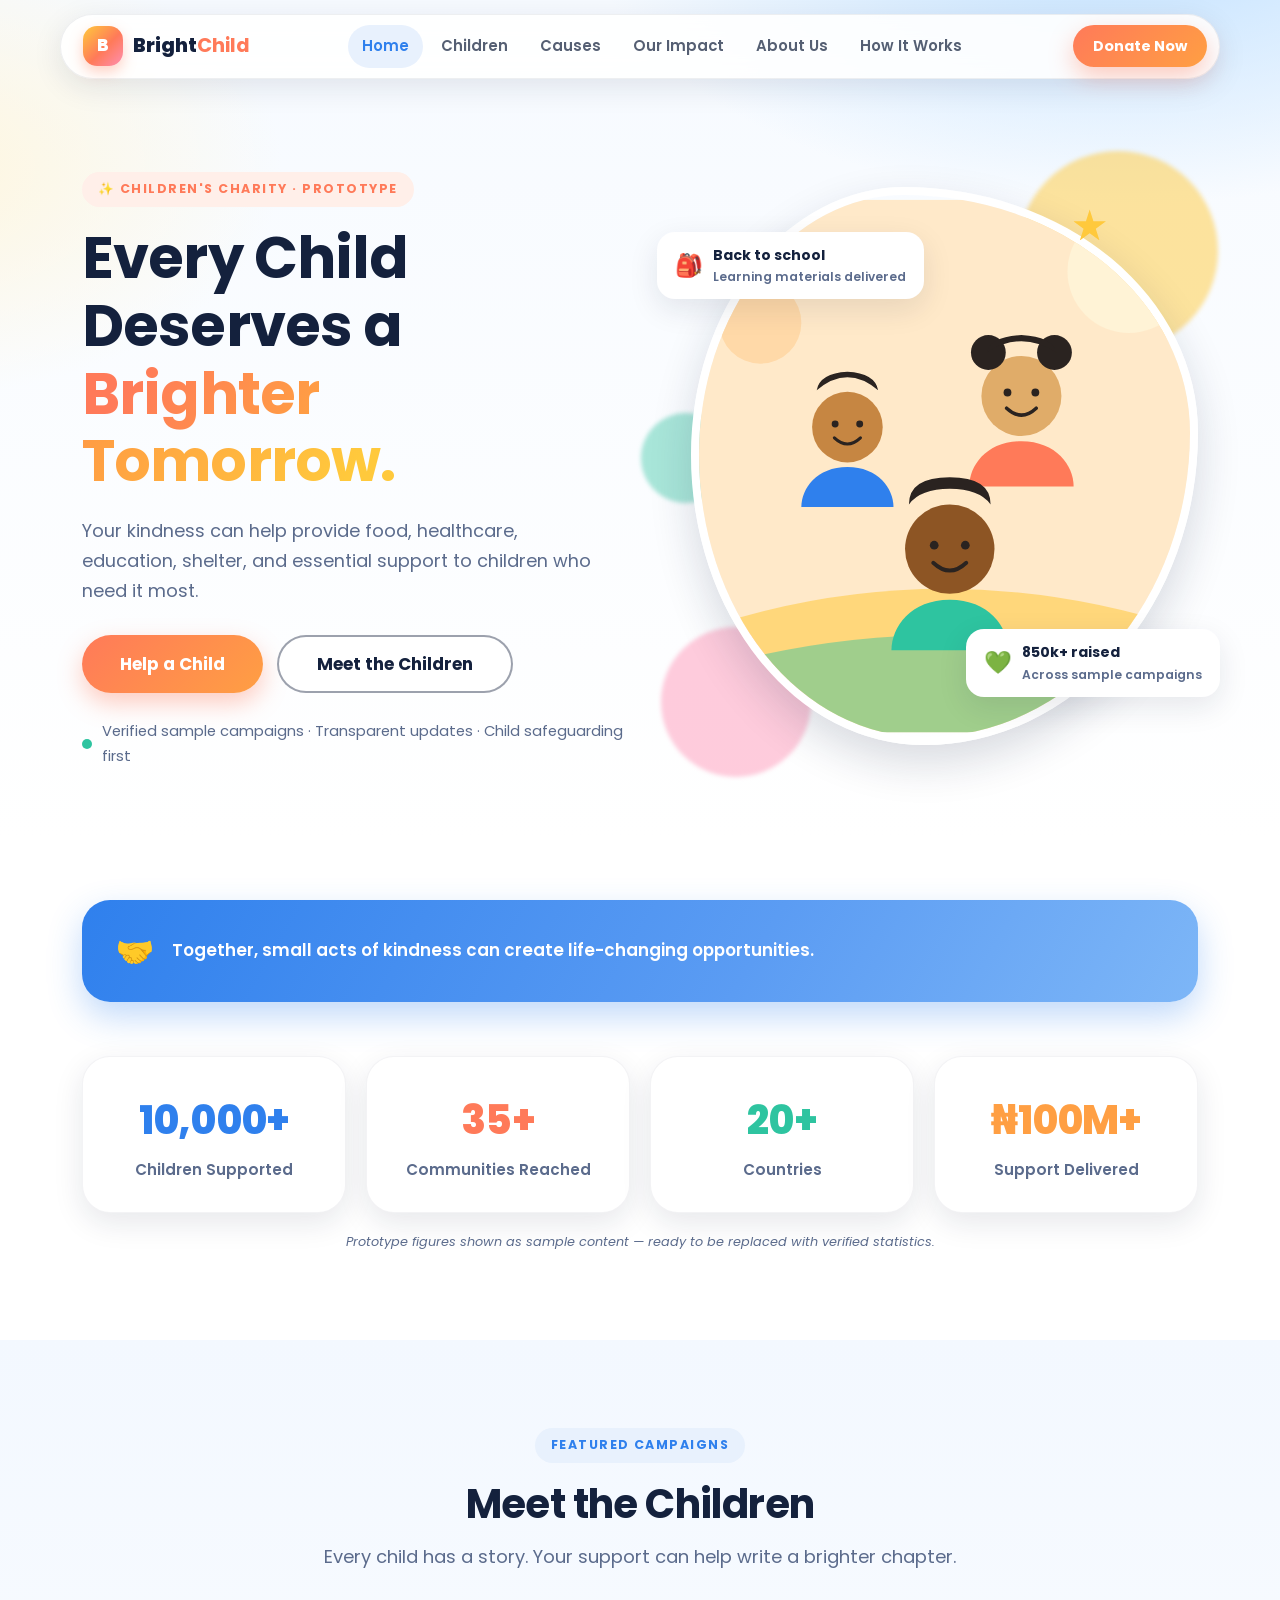
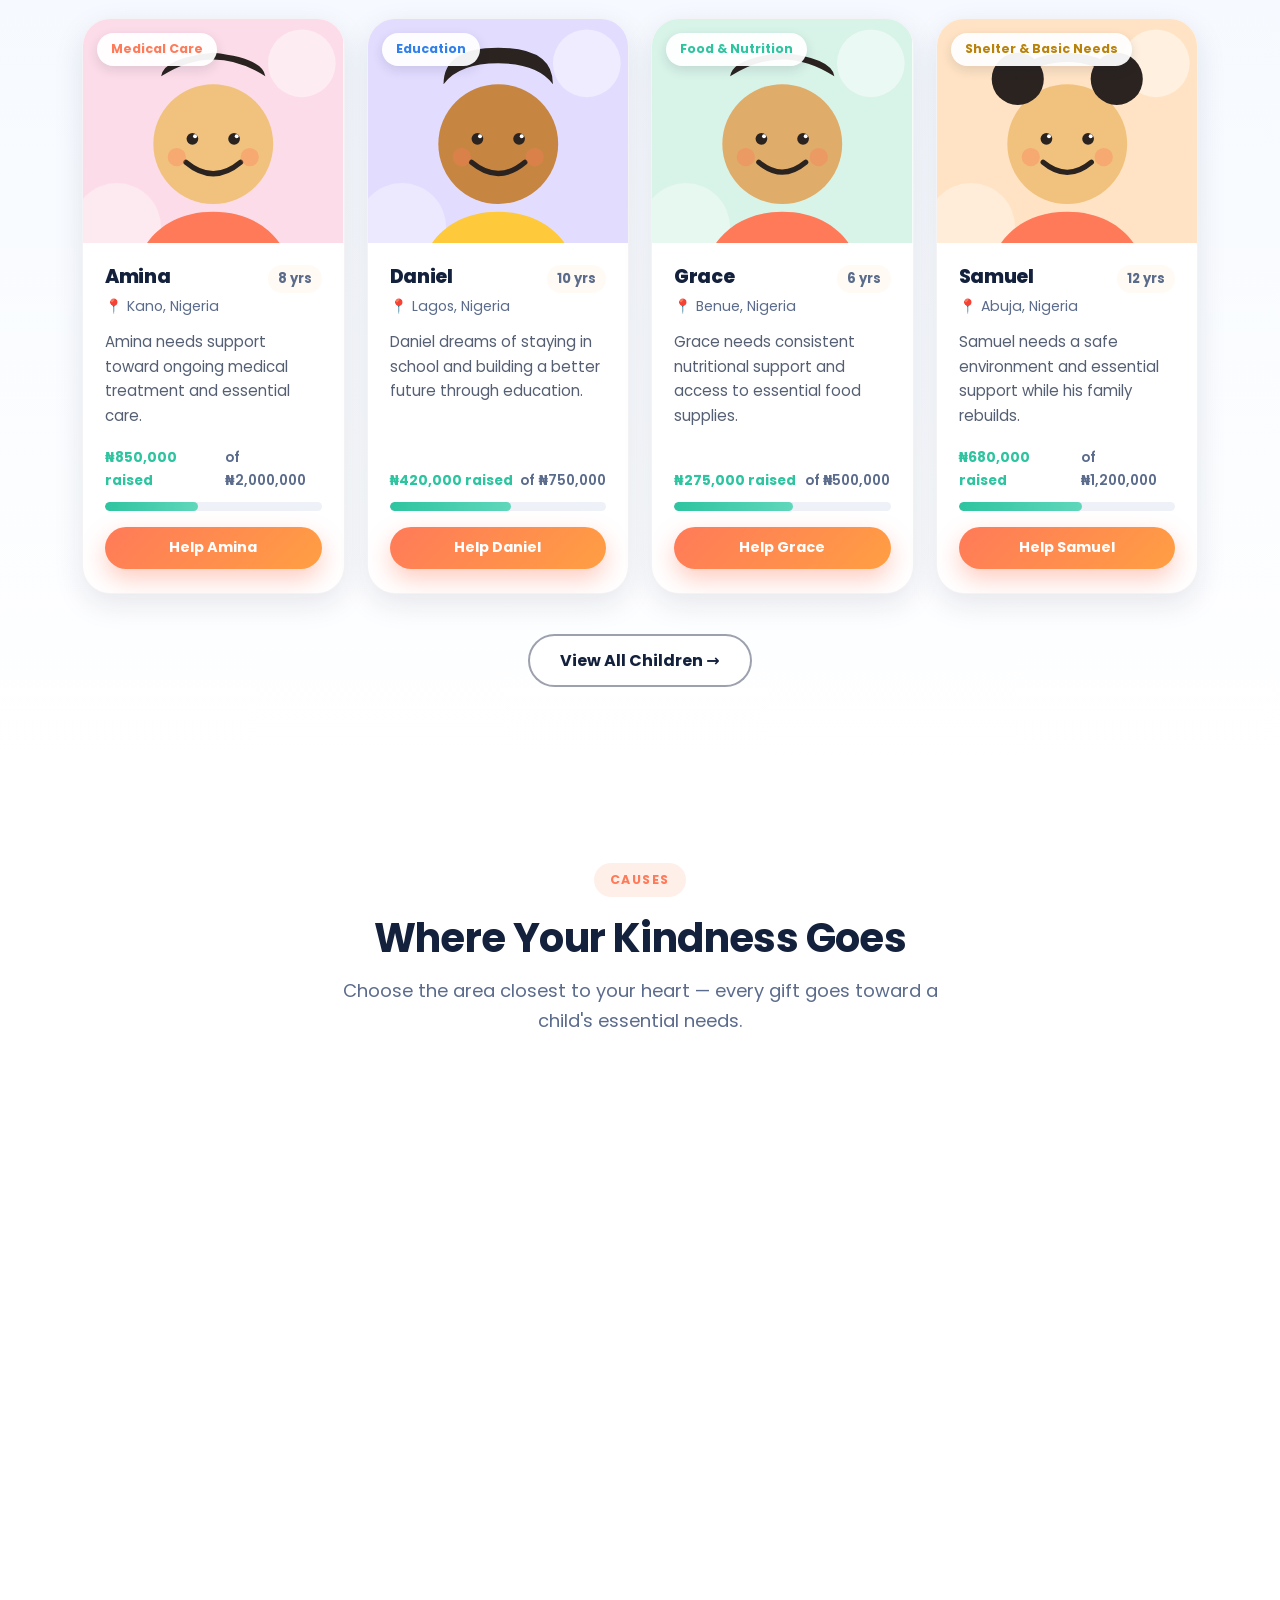
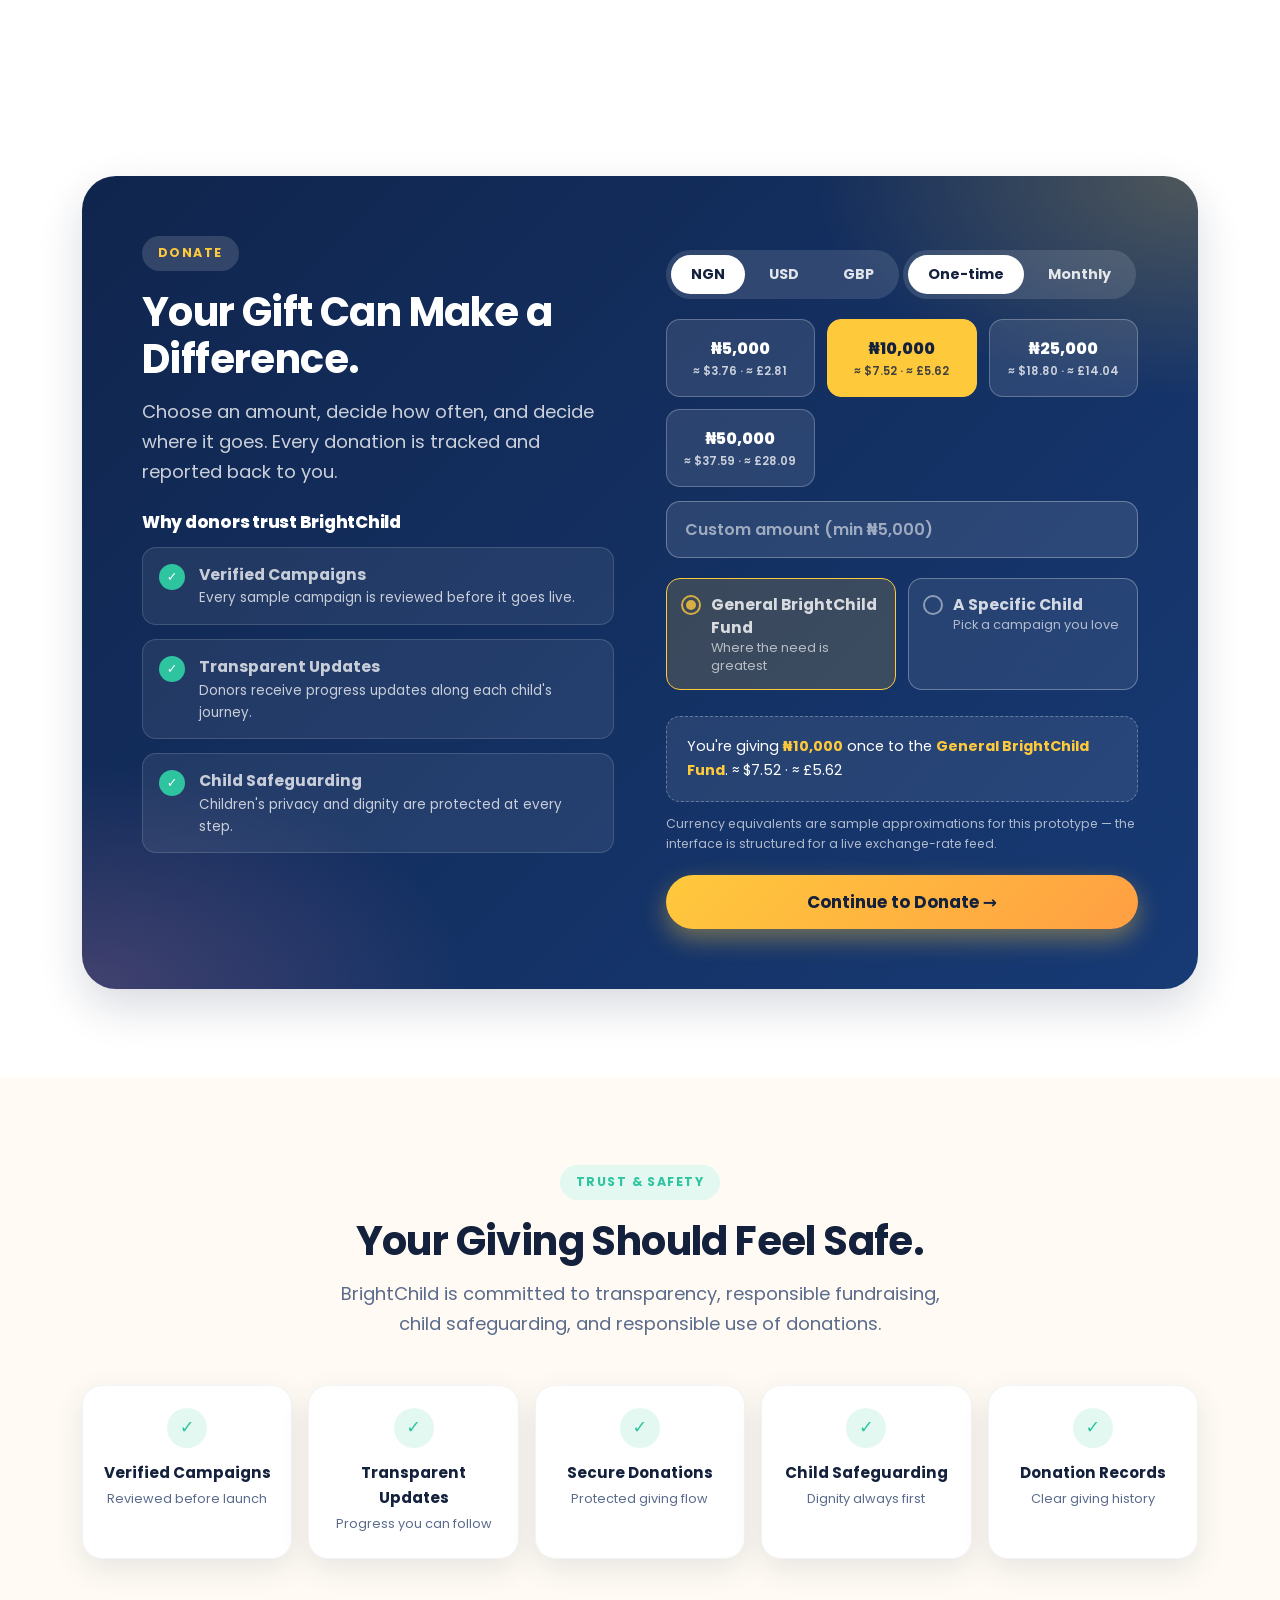
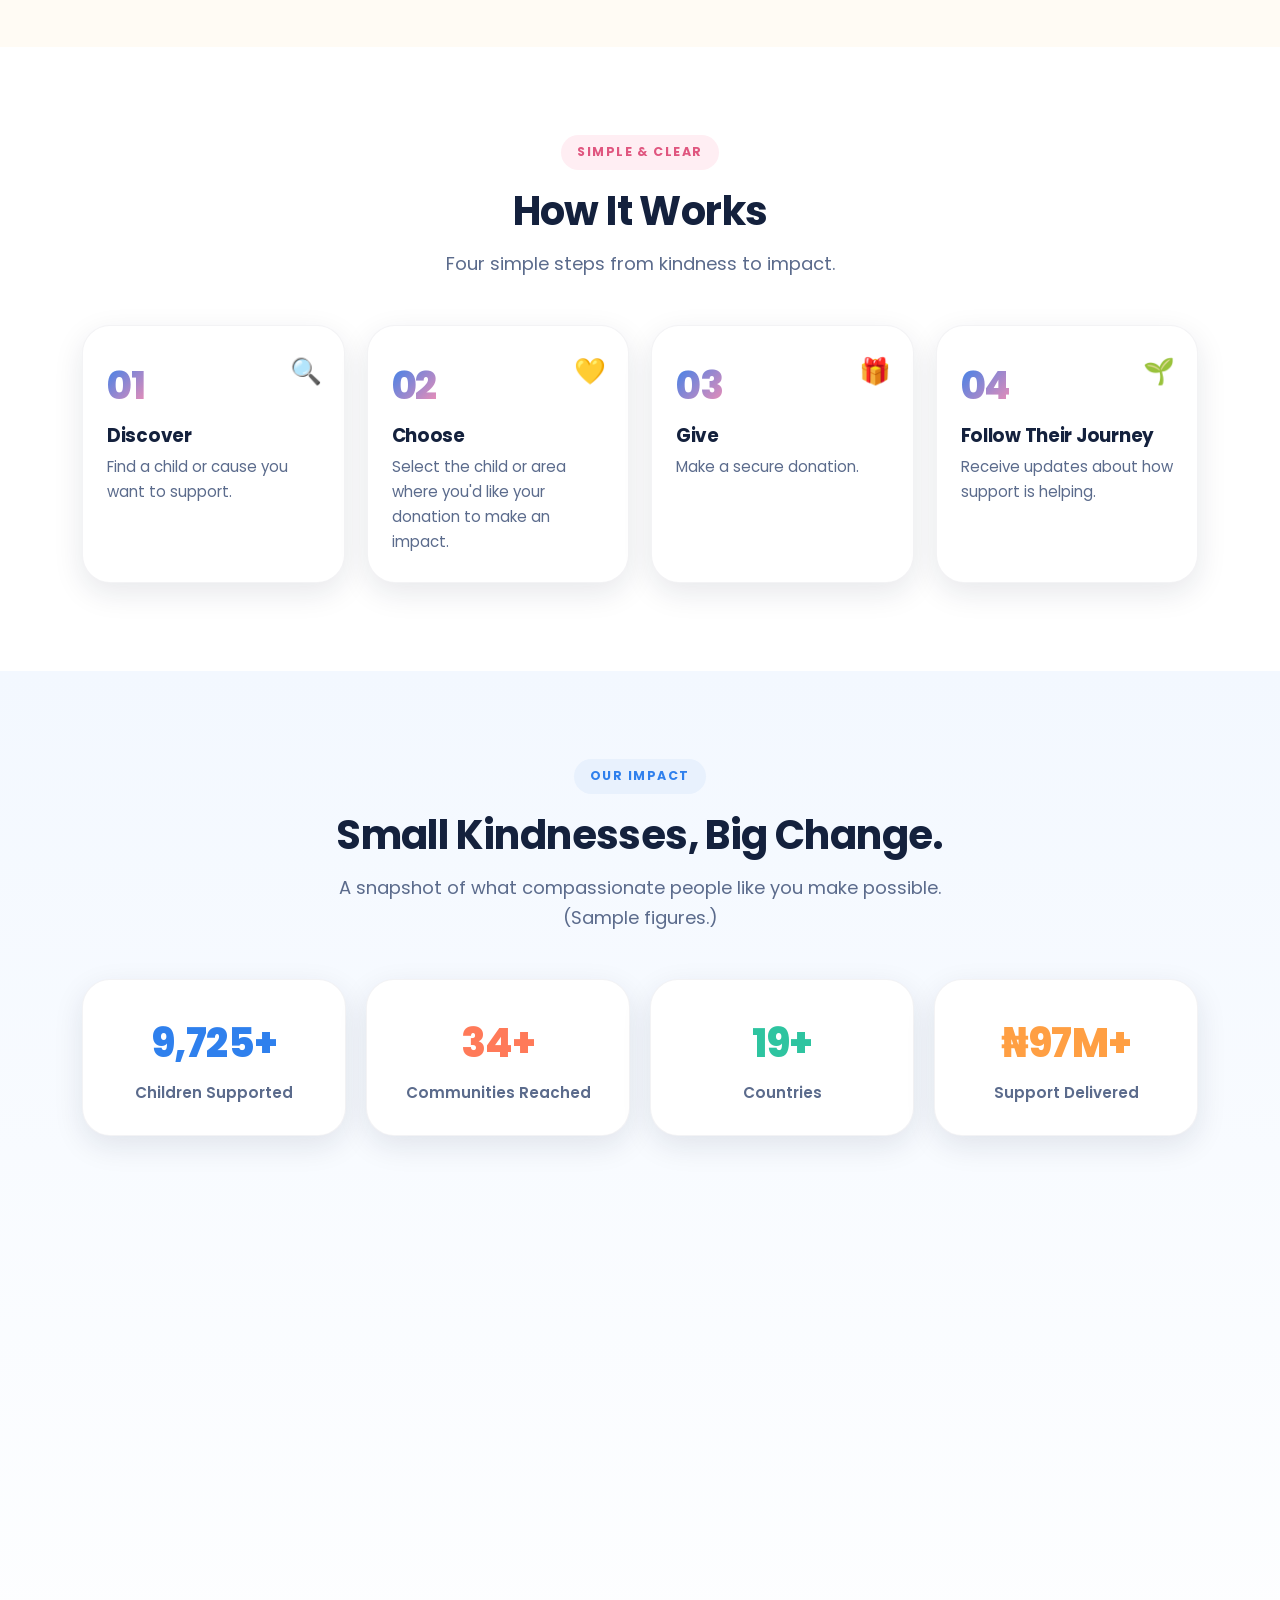
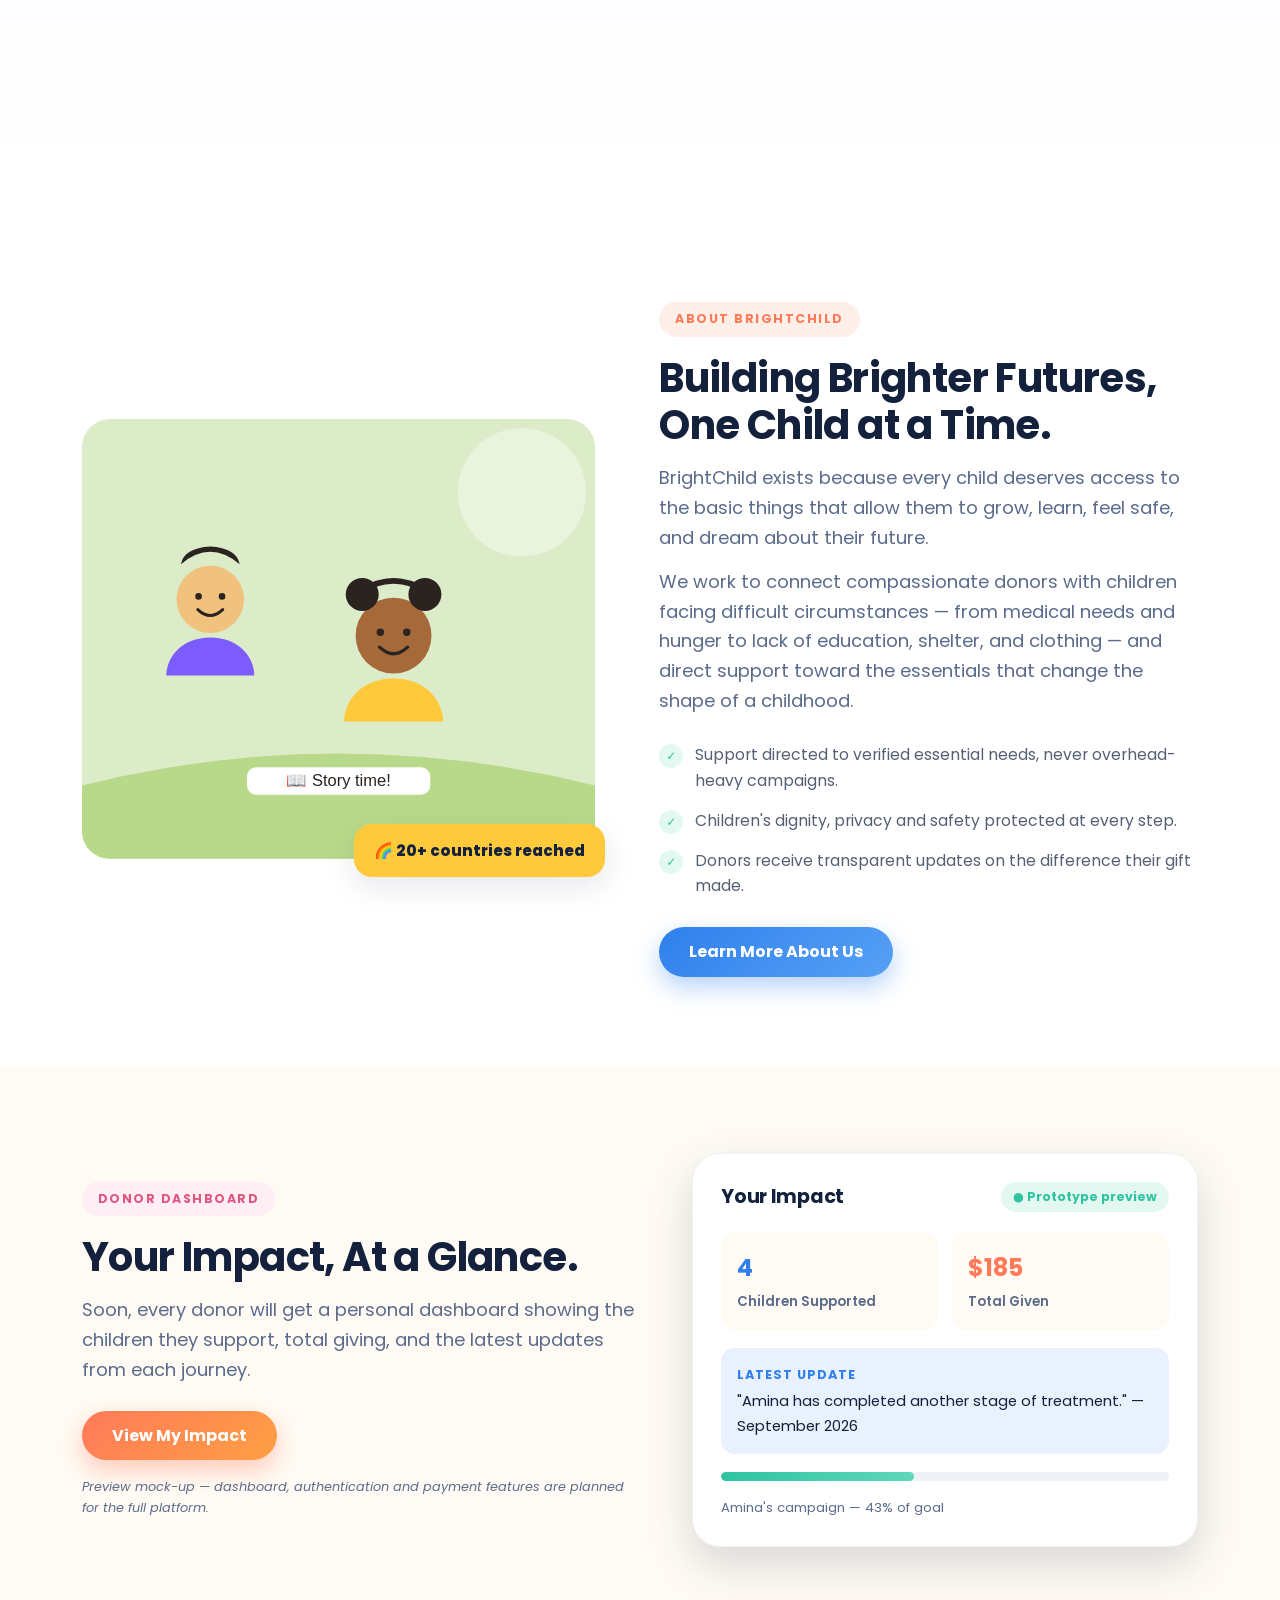
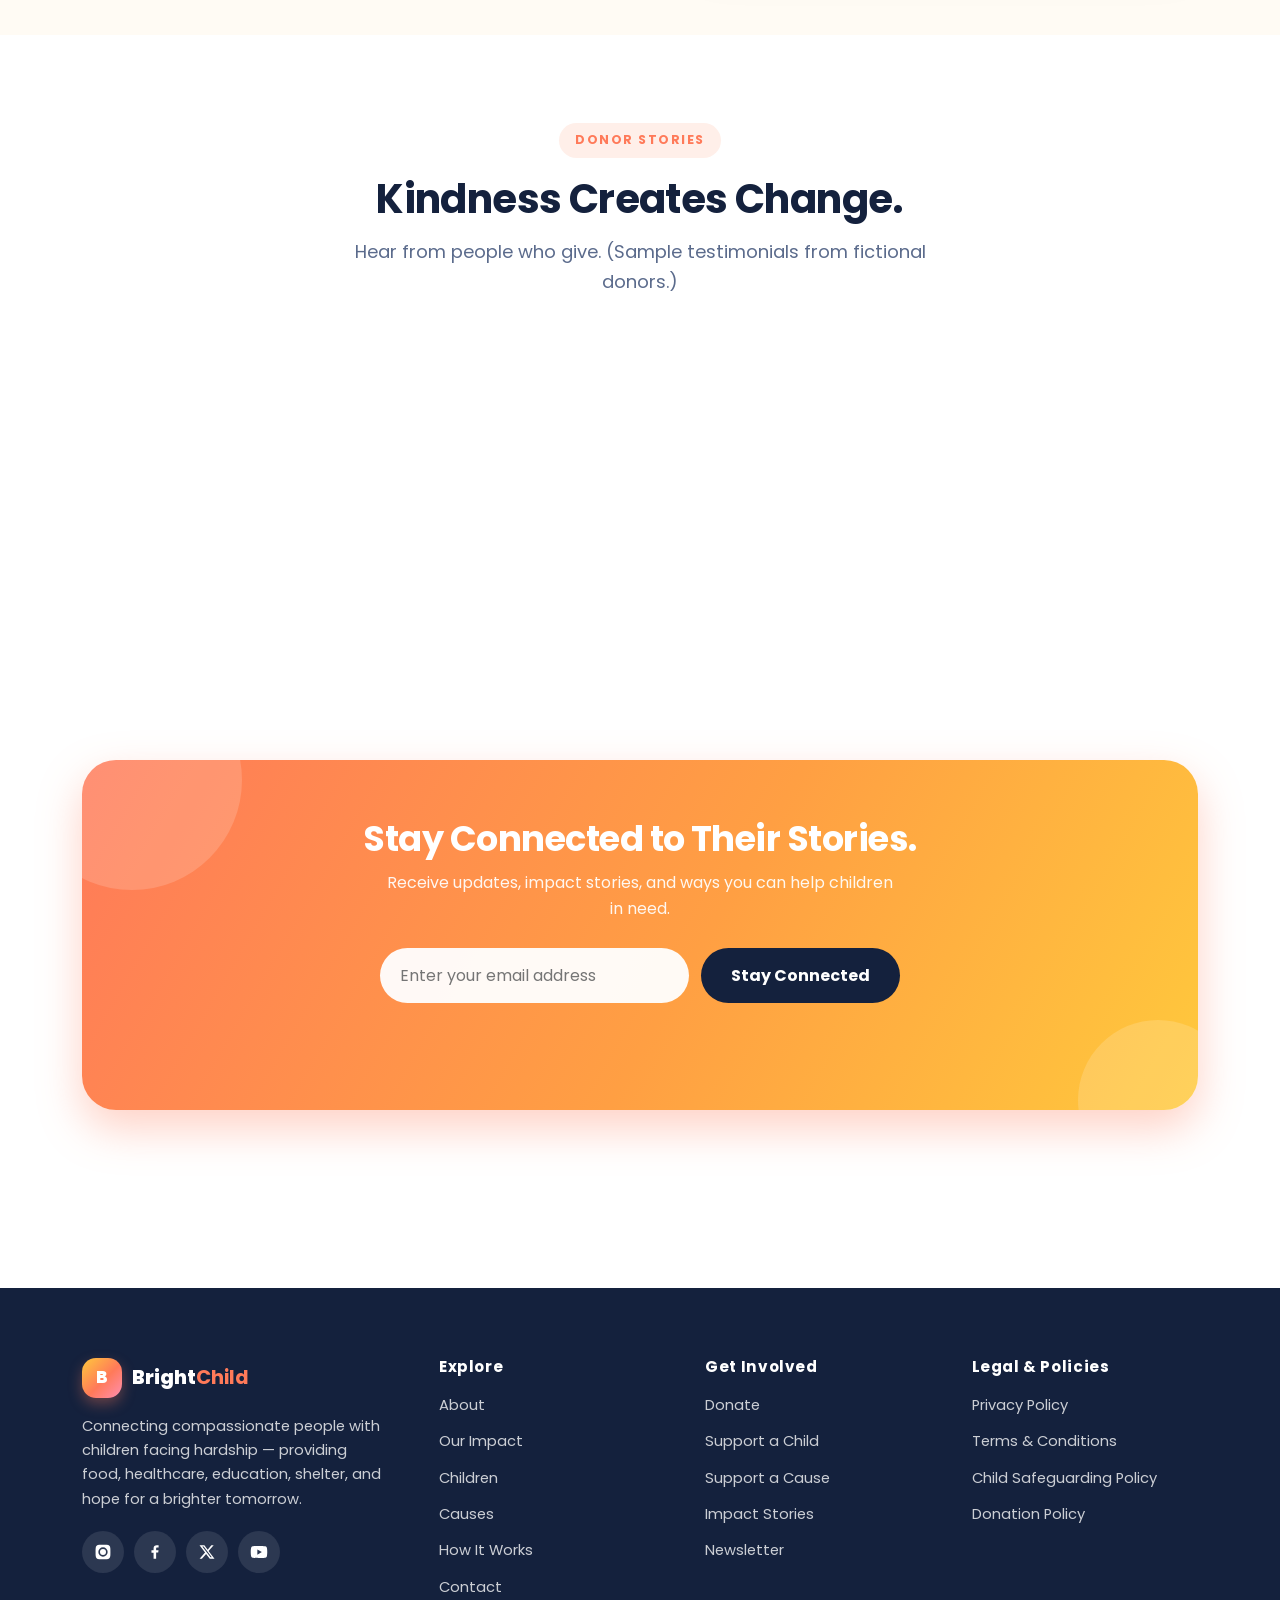
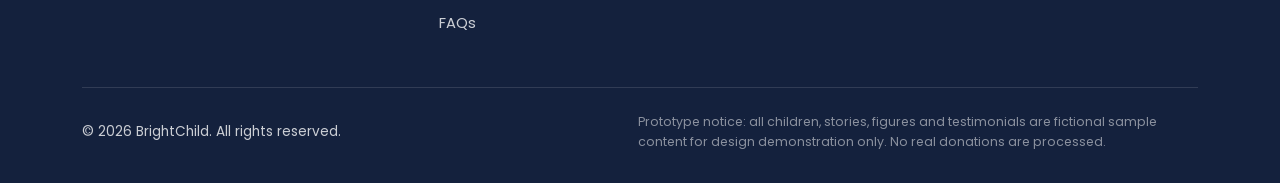
<file: brightchild/index.html>
<!DOCTYPE html>
<html lang="en">
<head>
  <meta charset="UTF-8">
  <meta name="viewport" content="width=device-width, initial-scale=1.0">
  <title>BrightChild — Every Child Deserves a Brighter Tomorrow</title>
  <meta name="description" content="BrightChild connects compassionate donors with children facing hardship — providing food, healthcare, education, shelter and essential support.">
  <link rel="preconnect" href="https://fonts.googleapis.com">
  <link rel="preconnect" href="https://fonts.gstatic.com" crossorigin>
  <link href="https://fonts.googleapis.com/css2?family=Poppins:wght@400;600;700;800&display=swap" rel="stylesheet">
  <link rel="stylesheet" href="assets/css/styles.css">
  <link rel="icon" href="data:image/svg+xml,<svg xmlns='http://www.w3.org/2000/svg' viewBox='0 0 100 100'><rect width='100' height='100' rx='28' fill='%23ff7a59'/><text x='50' y='68' font-size='52' text-anchor='middle' fill='white' font-family='sans-serif' font-weight='bold'>B</text></svg>">
</head>
<body>
  <div id="siteNav" data-active="Home"></div>

  <main>
    <!-- ============================ HERO ============================ -->
    <section class="hero">
      <div class="container">
        <div class="hero__grid">
          <div>
            <span class="eyebrow">✨ Children's Charity · Prototype</span>
            <h1 class="hero__title">Every Child Deserves a <span class="highlight">Brighter Tomorrow.</span></h1>
            <p class="hero__lead">Your kindness can help provide food, healthcare, education, shelter, and essential support to children who need it most.</p>
            <div class="hero__ctas">
              <a href="donate.html" class="btn btn--primary btn--lg">Help a Child</a>
              <a href="#children" class="btn btn--ghost btn--lg">Meet the Children</a>
            </div>
            <p class="hero__note"><span class="dot" aria-hidden="true"></span> Verified sample campaigns · Transparent updates · Child safeguarding first</p>
          </div>
          <div class="hero__media" aria-hidden="false">
            <span class="hero__blob hero__blob--a" aria-hidden="true"></span>
            <span class="hero__blob hero__blob--b" aria-hidden="true"></span>
            <span class="hero__blob hero__blob--c" aria-hidden="true"></span>
            <span class="hero__spark" aria-hidden="true"></span>
            <div id="heroPhotoSlot"></div>
            <div class="hero__badge hero__badge--a"><span class="emoji" aria-hidden="true">🎒</span><span>Back to school<small>Learning materials delivered</small></span></div>
            <div class="hero__badge hero__badge--b"><span class="emoji" aria-hidden="true">💚</span><span>850k+ raised<small>Across sample campaigns</small></span></div>
          </div>
        </div>
      </div>
    </section>

    <!-- ====================== IMPACT STATEMENT + STATS ====================== -->
    <section class="section" style="padding-top:36px;" aria-label="Impact statement and statistics">
      <div class="container">
        <div class="impact-bar reveal">
          <span class="impact-bar__emoji" aria-hidden="true">🤝</span>
          <p>Together, small acts of kindness can create life-changing opportunities.</p>
        </div>
        <div class="stats">
          <div class="stat-card reveal" data-delay="1">
            <div class="stat-card__value" data-counter="10000" data-suffix="+">0</div>
            <div class="stat-card__label">Children Supported</div>
          </div>
          <div class="stat-card reveal" data-delay="2">
            <div class="stat-card__value" data-counter="35" data-suffix="+">0</div>
            <div class="stat-card__label">Communities Reached</div>
          </div>
          <div class="stat-card reveal" data-delay="3">
            <div class="stat-card__value" data-counter="20" data-suffix="+">0</div>
            <div class="stat-card__label">Countries</div>
          </div>
          <div class="stat-card reveal" data-delay="4">
            <div class="stat-card__value" data-counter="100" data-prefix="₦" data-suffix="M+">0</div>
            <div class="stat-card__label">Support Delivered</div>
          </div>
        </div>
        <p class="sample-note center">Prototype figures shown as sample content — ready to be replaced with verified statistics.</p>
      </div>
    </section>

    <!-- ========================== FEATURED CHILDREN ========================== -->
    <section class="section section--blue" id="children">
      <div class="container">
        <div class="section-head center">
          <span class="eyebrow eyebrow--blue">Featured Campaigns</span>
          <h2 class="section-title">Meet the Children</h2>
          <p class="section-sub">Every child has a story. Your support can help write a brighter chapter.</p>
        </div>
        <div class="children-grid" id="childrenGrid"></div>
        <div class="section-cta">
          <a href="#children" class="btn btn--ghost" id="viewAllChildren">View All Children →</a>
        </div>
      </div>
    </section>

    <!-- ============================== CAUSES ============================== -->
    <section class="section" id="causes">
      <div class="container">
        <div class="section-head center">
          <span class="eyebrow">Causes</span>
          <h2 class="section-title">Where Your Kindness Goes</h2>
          <p class="section-sub">Choose the area closest to your heart — every gift goes toward a child's essential needs.</p>
        </div>
        <div class="causes-grid" id="causesGrid"></div>
      </div>
    </section>

    <!-- ============================= DONATION ============================= -->
    <section class="section" id="donate" style="padding-top:20px;">
      <div class="container">
        <div class="donate-band">
          <div class="donate-grid">
            <div class="reveal">
              <span class="eyebrow" style="background:rgba(255,255,255,.14); color:var(--yellow);">Donate</span>
              <h2 class="section-title">Your Gift Can Make a Difference.</h2>
              <p class="section-sub">Choose an amount, decide how often, and decide where it goes. Every donation is tracked and reported back to you.</p>
              <h3 class="trust-block-title">Why donors trust BrightChild</h3>
              <ul class="trust-list">
                <li class="trust-item"><span class="check" aria-hidden="true">✓</span><span><strong>Verified Campaigns</strong><span>Every sample campaign is reviewed before it goes live.</span></span></li>
                <li class="trust-item"><span class="check" aria-hidden="true">✓</span><span><strong>Transparent Updates</strong><span>Donors receive progress updates along each child's journey.</span></span></li>
                <li class="trust-item"><span class="check" aria-hidden="true">✓</span><span><strong>Child Safeguarding</strong><span>Children's privacy and dignity are protected at every step.</span></span></li>
              </ul>
            </div>
            <div id="donateWidget" class="reveal" data-delay="1"></div>
          </div>
        </div>
      </div>
    </section>

    <!-- ======================= VERIFICATION & TRUST ======================= -->
    <section class="section section--tint" id="trust">
      <div class="container">
        <div class="section-head center">
          <span class="eyebrow eyebrow--green">Trust &amp; Safety</span>
          <h2 class="section-title">Your Giving Should Feel Safe.</h2>
          <p class="section-sub">BrightChild is committed to transparency, responsible fundraising, child safeguarding, and responsible use of donations.</p>
        </div>
        <div class="trust-grid">
          <div class="trust-chip reveal"><span class="check" aria-hidden="true">✓</span><strong>Verified Campaigns</strong><span>Reviewed before launch</span></div>
          <div class="trust-chip reveal" data-delay="1"><span class="check" aria-hidden="true">✓</span><strong>Transparent Updates</strong><span>Progress you can follow</span></div>
          <div class="trust-chip reveal" data-delay="2"><span class="check" aria-hidden="true">✓</span><strong>Secure Donations</strong><span>Protected giving flow</span></div>
          <div class="trust-chip reveal" data-delay="3"><span class="check" aria-hidden="true">✓</span><strong>Child Safeguarding</strong><span>Dignity always first</span></div>
          <div class="trust-chip reveal" data-delay="4"><span class="check" aria-hidden="true">✓</span><strong>Donation Records</strong><span>Clear giving history</span></div>
        </div>
      </div>
    </section>

    <!-- ============================ HOW IT WORKS ============================ -->
    <section class="section" id="how-it-works">
      <div class="container">
        <div class="section-head center">
          <span class="eyebrow eyebrow--pink">Simple &amp; Clear</span>
          <h2 class="section-title">How It Works</h2>
          <p class="section-sub">Four simple steps from kindness to impact.</p>
        </div>
        <div class="steps">
          <div class="step-card reveal"><span class="step-card__num">01</span><span class="step-card__emoji" aria-hidden="true">🔍</span><h3>Discover</h3><p>Find a child or cause you want to support.</p></div>
          <div class="step-card reveal" data-delay="1"><span class="step-card__num">02</span><span class="step-card__emoji" aria-hidden="true">💛</span><h3>Choose</h3><p>Select the child or area where you'd like your donation to make an impact.</p></div>
          <div class="step-card reveal" data-delay="2"><span class="step-card__num">03</span><span class="step-card__emoji" aria-hidden="true">🎁</span><h3>Give</h3><p>Make a secure donation.</p></div>
          <div class="step-card reveal" data-delay="3"><span class="step-card__num">04</span><span class="step-card__emoji" aria-hidden="true">🌱</span><h3>Follow Their Journey</h3><p>Receive updates about how support is helping.</p></div>
        </div>
      </div>
    </section>

    <!-- ============================== OUR IMPACT ============================== -->
    <section class="section section--blue" id="impact">
      <div class="container">
        <div class="section-head center">
          <span class="eyebrow eyebrow--blue">Our Impact</span>
          <h2 class="section-title">Small Kindnesses, Big Change.</h2>
          <p class="section-sub">A snapshot of what compassionate people like you make possible. (Sample figures.)</p>
        </div>
        <div class="impact-hero">
          <div class="stat-card reveal"><div class="stat-card__value" data-counter="10000" data-suffix="+">0</div><div class="stat-card__label">Children Supported</div></div>
          <div class="stat-card reveal" data-delay="1"><div class="stat-card__value" data-counter="35" data-suffix="+">0</div><div class="stat-card__label">Communities Reached</div></div>
          <div class="stat-card reveal" data-delay="2"><div class="stat-card__value" data-counter="20" data-suffix="+">0</div><div class="stat-card__label">Countries</div></div>
          <div class="stat-card reveal" data-delay="3"><div class="stat-card__value" data-counter="100" data-prefix="₦" data-suffix="M+">0</div><div class="stat-card__label">Support Delivered</div></div>
        </div>
        <div class="impact-story-grid" id="storyGrid"></div>
      </div>
    </section>

    <!-- ================================ ABOUT ================================ -->
    <section class="section" id="about">
      <div class="container">
        <div class="about-grid">
          <div class="about-media reveal">
            <div id="aboutPhotoSlot"></div>
            <span class="float-chip">🌈 20+ countries reached</span>
          </div>
          <div class="reveal" data-delay="1">
            <span class="eyebrow">About BrightChild</span>
            <h2 class="section-title">Building Brighter Futures, One Child at a Time.</h2>
            <p class="section-sub">BrightChild exists because every child deserves access to the basic things that allow them to grow, learn, feel safe, and dream about their future.</p>
            <p class="section-sub" style="margin-top:14px;">We work to connect compassionate donors with children facing difficult circumstances — from medical needs and hunger to lack of education, shelter, and clothing — and direct support toward the essentials that change the shape of a childhood.</p>
            <ul class="about-list">
              <li><span class="check" aria-hidden="true">✓</span><span>Support directed to verified essential needs, never overhead-heavy campaigns.</span></li>
              <li><span class="check" aria-hidden="true">✓</span><span>Children's dignity, privacy and safety protected at every step.</span></li>
              <li><span class="check" aria-hidden="true">✓</span><span>Donors receive transparent updates on the difference their gift made.</span></li>
            </ul>
            <a href="#impact" class="btn btn--blue" style="margin-top:28px;">Learn More About Us</a>
          </div>
        </div>
      </div>
    </section>

    <!-- ======================== DONOR DASHBOARD PREVIEW ======================== -->
    <section class="section section--tint" id="dashboard">
      <div class="container">
        <div class="dash-preview">
          <div class="reveal">
            <span class="eyebrow eyebrow--pink">Donor Dashboard</span>
            <h2 class="section-title">Your Impact, At a Glance.</h2>
            <p class="section-sub">Soon, every donor will get a personal dashboard showing the children they support, total giving, and the latest updates from each journey.</p>
            <a href="donate.html" class="btn btn--primary" style="margin-top:26px;">View My Impact</a>
            <p class="dash-preview-note">Preview mock-up — dashboard, authentication and payment features are planned for the full platform.</p>
          </div>
          <div class="dash-card reveal" data-delay="1" role="img" aria-label="Preview of the future donor impact dashboard">
            <div class="dash-card__head"><h3>Your Impact</h3><span class="dash-pill">● Prototype preview</span></div>
            <div class="dash-stats">
              <div class="dash-stat"><b>4</b><span>Children Supported</span></div>
              <div class="dash-stat"><b>$185</b><span>Total Given</span></div>
            </div>
            <div class="dash-update"><b>Latest update</b>"Amina has completed another stage of treatment." — September 2026</div>
            <div class="progress" role="presentation"><div class="progress__fill" style="width:43%"></div></div>
            <p style="font-size:.82rem;color:var(--muted);margin-top:8px;">Amina's campaign — 43% of goal</p>
          </div>
        </div>
      </div>
    </section>

    <!-- ============================= TESTIMONIALS ============================= -->
    <section class="section" id="testimonials">
      <div class="container">
        <div class="section-head center">
          <span class="eyebrow">Donor Stories</span>
          <h2 class="section-title">Kindness Creates Change.</h2>
          <p class="section-sub">Hear from people who give. (Sample testimonials from fictional donors.)</p>
        </div>
        <div class="testi-grid" id="testiGrid"></div>
      </div>
    </section>

    <!-- ============================== NEWSLETTER ============================== -->
    <section class="section" id="newsletter" style="padding-top:20px;">
      <div class="container">
        <div class="newsletter reveal">
          <h2>Stay Connected to Their Stories.</h2>
          <p>Receive updates, impact stories, and ways you can help children in need.</p>
          <form id="newsletterForm" novalidate>
            <input type="email" name="email" placeholder="Enter your email address" aria-label="Email address" required>
            <button type="submit" class="btn">Stay Connected</button>
          </form>
          <p class="newsletter__msg" id="newsletterMsg" role="status" aria-live="polite"></p>
        </div>
      </div>
    </section>
  </main>

  <div id="siteFooter"></div>

  <script>
    /* Decorative hero & about imagery: warm illustrated group scenes (no real photos). */
    document.getElementById('heroPhotoSlot').innerHTML = `
      <svg viewBox="0 0 480 520" class="hero__photo" role="img" aria-label="Illustration of a group of diverse, smiling children together" xmlns="http://www.w3.org/2000/svg">
        <rect width="480" height="520" fill="#ffe9c9"/>
        <circle cx="420" cy="70" r="60" fill="#fff3d6"/>
        <circle cx="60" cy="120" r="40" fill="#ffd9a8"/>
        <path d="M0 420 Q240 340 480 420 L480 520 L0 520 Z" fill="#ffc93c" opacity=".55"/>
        <path d="M0 460 Q240 390 480 460 L480 520 L0 520 Z" fill="#2ec4a0" opacity=".45"/>
        <g transform="translate(70,150) scale(.75)"><circle cx="100" cy="96" r="46" fill="#c68642"/><path d="M60 48 Q100 14 140 48 Q136 26 100 24 Q64 26 60 48Z" fill="#2a2320"/><circle cx="84" cy="92" r="4.5" fill="#2a2320"/><circle cx="116" cy="92" r="4.5" fill="#2a2320"/><path d="M83 110 Q100 126 117 110" stroke="#2a2320" stroke-width="4" fill="none" stroke-linecap="round"/><path d="M100 148 C60 148 40 176 40 200 L160 200 C160 176 140 148 100 148Z" fill="#2f80ed"/></g>
        <g transform="translate(230,110) scale(.85)"><circle cx="100" cy="96" r="46" fill="#e0ac69"/><circle cx="62" cy="46" r="20" fill="#2a2320"/><circle cx="138" cy="46" r="20" fill="#2a2320"/><path d="M60 46 Q100 20 140 46 Q136 28 100 26 Q64 28 60 46Z" fill="#2a2320"/><circle cx="84" cy="92" r="4.5" fill="#2a2320"/><circle cx="116" cy="92" r="4.5" fill="#2a2320"/><path d="M83 110 Q100 126 117 110" stroke="#2a2320" stroke-width="4" fill="none" stroke-linecap="round"/><path d="M100 148 C60 148 40 176 40 200 L160 200 C160 176 140 148 100 148Z" fill="#ff7a59"/></g>
        <g transform="translate(150,250) scale(.95)"><circle cx="100" cy="96" r="46" fill="#8d5524"/><path d="M58 50 Q58 22 100 22 Q142 22 142 50 Q130 34 100 34 Q70 34 58 50Z" fill="#2a2320"/><circle cx="84" cy="92" r="4.5" fill="#2a2320"/><circle cx="116" cy="92" r="4.5" fill="#2a2320"/><path d="M83 110 Q100 126 117 110" stroke="#2a2320" stroke-width="4" fill="none" stroke-linecap="round"/><path d="M100 148 C60 148 40 176 40 200 L160 200 C160 176 140 148 100 148Z" fill="#2ec4a0"/></g>
      </svg>`;
    document.getElementById('aboutPhotoSlot').innerHTML = `
      <svg viewBox="0 0 560 480" role="img" aria-label="Illustration of volunteers and children reading together" xmlns="http://www.w3.org/2000/svg" style="border-radius:28px;width:100%;display:block;">
        <rect width="560" height="480" fill="#dcecc9"/>
        <circle cx="480" cy="80" r="70" fill="#eaf4dd"/>
        <path d="M0 400 Q280 330 560 400 L560 480 L0 480 Z" fill="#b8d98a"/>
        <g transform="translate(60,120) scale(.8)"><circle cx="100" cy="96" r="46" fill="#f1c27d"/><path d="M60 48 Q100 14 140 48 Q136 26 100 24 Q64 26 60 48Z" fill="#2a2320"/><circle cx="84" cy="92" r="4.5" fill="#2a2320"/><circle cx="116" cy="92" r="4.5" fill="#2a2320"/><path d="M83 110 Q100 126 117 110" stroke="#2a2320" stroke-width="4" fill="none" stroke-linecap="round"/><path d="M100 148 C60 148 40 176 40 200 L160 200 C160 176 140 148 100 148Z" fill="#7c5cff"/></g>
        <g transform="translate(250,150) scale(.9)"><circle cx="100" cy="96" r="46" fill="#a5693a"/><circle cx="62" cy="46" r="20" fill="#2a2320"/><circle cx="138" cy="46" r="20" fill="#2a2320"/><path d="M60 46 Q100 20 140 46 Q136 28 100 26 Q64 28 60 46Z" fill="#2a2320"/><circle cx="84" cy="92" r="4.5" fill="#2a2320"/><circle cx="116" cy="92" r="4.5" fill="#2a2320"/><path d="M83 110 Q100 126 117 110" stroke="#2a2320" stroke-width="4" fill="none" stroke-linecap="round"/><path d="M100 148 C60 148 40 176 40 200 L160 200 C160 176 140 148 100 148Z" fill="#ffc93c"/></g>
        <rect x="180" y="380" width="200" height="30" rx="10" fill="#fff"/>
        <text x="280" y="401" text-anchor="middle" font-size="18" fill="#2a2320" font-family="sans-serif">📖 Story time!</text>
      </svg>`;
  </script>
  <script src="assets/js/data.js"></script>
  <script src="assets/js/currency.js"></script>
  <script src="assets/js/ui.js"></script>
  <script src="assets/js/home.js"></script>
</body>
</html>
</file>
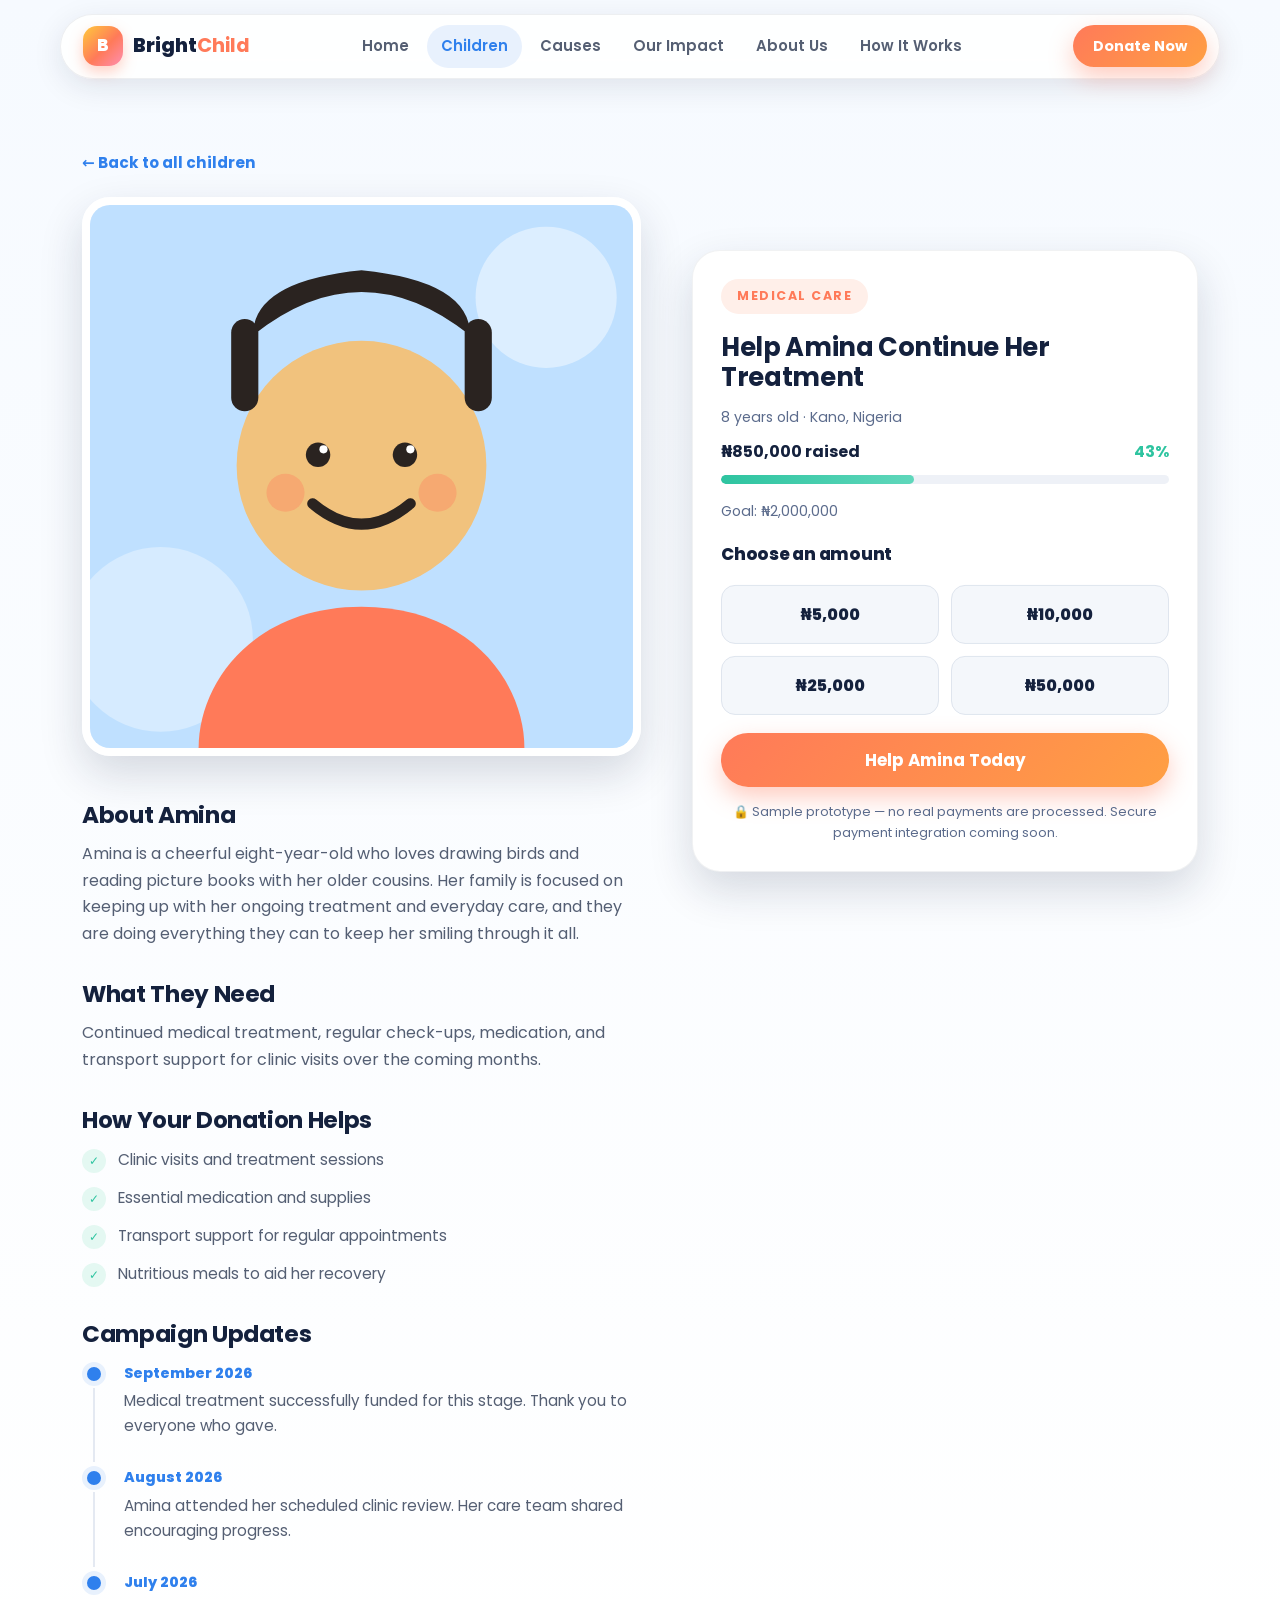
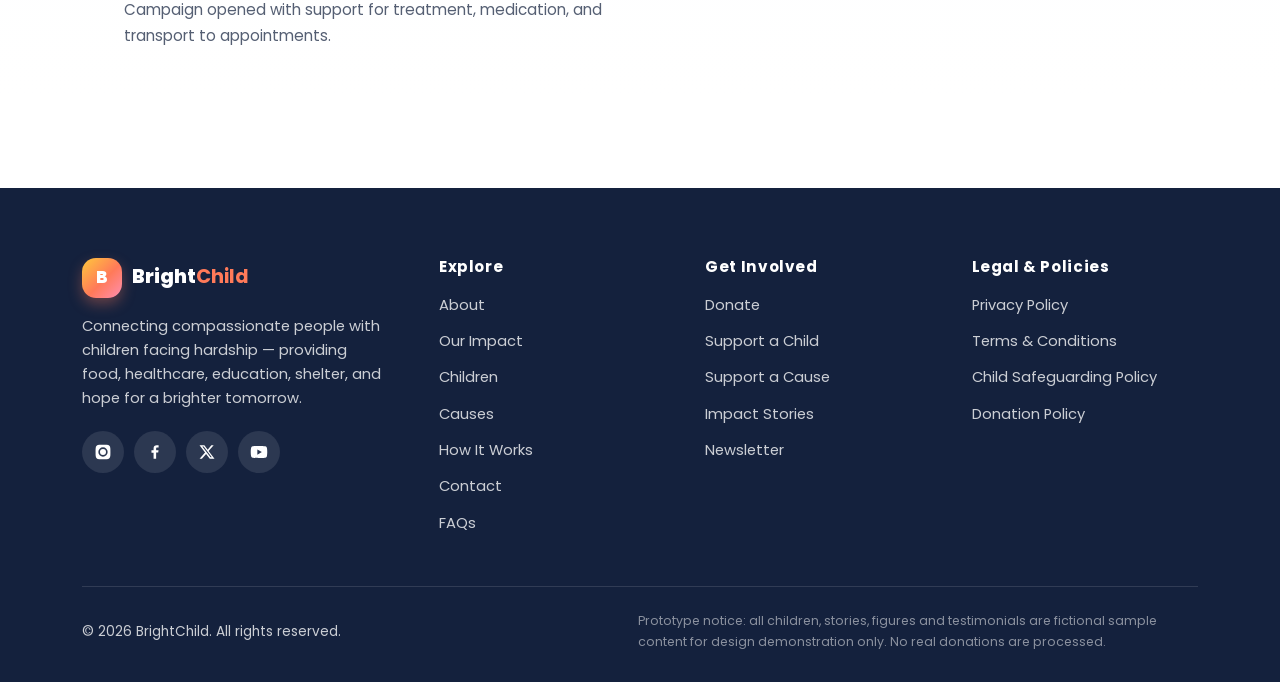
<file: brightchild/child.html>
<!DOCTYPE html>
<html lang="en">
<head>
  <meta charset="UTF-8">
  <meta name="viewport" content="width=device-width, initial-scale=1.0">
  <title>Child Campaign — BrightChild</title>
  <meta name="description" content="Support a child's campaign on BrightChild. Sample prototype campaign page.">
  <link rel="preconnect" href="https://fonts.googleapis.com">
  <link rel="preconnect" href="https://fonts.gstatic.com" crossorigin>
  <link href="https://fonts.googleapis.com/css2?family=Poppins:wght@400;600;700;800&display=swap" rel="stylesheet">
  <link rel="stylesheet" href="assets/css/styles.css">
  <link rel="icon" href="data:image/svg+xml,<svg xmlns='http://www.w3.org/2000/svg' viewBox='0 0 100 100'><rect width='100' height='100' rx='28' fill='%23ff7a59'/><text x='50' y='68' font-size='52' text-anchor='middle' fill='white' font-family='sans-serif' font-weight='bold'>B</text></svg>">
</head>
<body>
  <div id="siteNav" data-active="Children"></div>

  <main>
    <section class="campaign-hero">
      <div class="container">
        <a class="campaign-back" href="index.html#children">← Back to all children</a>
        <div class="campaign-grid">
          <div>
            <div id="campaignPhotoSlot"></div>
            <div class="campaign-sections">
              <section class="campaign-section reveal">
                <h2 id="aboutTitle">About</h2>
                <p id="aboutText"></p>
              </section>
              <section class="campaign-section reveal">
                <h2>What They Need</h2>
                <p id="needText"></p>
              </section>
              <section class="campaign-section reveal">
                <h2>How Your Donation Helps</h2>
                <ul class="helps-list" id="helpsList"></ul>
              </section>
              <section class="campaign-section reveal">
                <h2>Campaign Updates</h2>
                <div class="timeline" id="timeline"></div>
              </section>
            </div>
          </div>
          <aside class="campaign-panel reveal" data-delay="1" aria-label="Donation summary">
            <span class="eyebrow" id="panelCategory">Campaign</span>
            <h1 class="section-title" id="panelTitle" style="font-size:1.6rem;">Campaign</h1>
            <p class="child-card__loc" id="panelMeta"></p>
            <div class="campaign-panel__progress-row">
              <span id="panelRaised"></span><span class="pct" id="panelPct"></span>
            </div>
            <div class="progress" role="progressbar" aria-label="Campaign progress">
              <div class="progress__fill" id="panelBar"></div>
            </div>
            <p class="campaign-panel__goal" id="panelGoal"></p>
            <h3 class="trust-block-title" style="margin-top:22px;">Choose an amount</h3>
            <div class="amount-grid amount-grid--light" id="panelAmounts" style="grid-template-columns:repeat(2,1fr);"></div>
            <a href="donate.html" class="btn btn--primary btn--lg btn--block" id="panelDonate">Donate</a>
            <p class="campaign-panel__safe">🔒 Sample prototype — no real payments are processed. Secure payment integration coming soon.</p>
          </aside>
        </div>
      </div>
    </section>
  </main>

  <div id="siteFooter"></div>

  <script src="assets/js/data.js"></script>
  <script src="assets/js/currency.js"></script>
  <script src="assets/js/ui.js"></script>
  <script>
    const esc = (s) => String(s).replace(/[&<>"']/g, c => ({ '&': '&amp;', '<': '&lt;', '>': '&gt;', '"': '&quot;', "'": '&#39;' }[c]));
    const params = new URLSearchParams(location.search);
    const child = CHILDREN.find(c => c.id === params.get('id')) || CHILDREN[0];
    const pct = Math.min(100, Math.round((child.raised / child.target) * 100));

    document.title = `${child.campaignTitle} — BrightChild`;

    const altText = `Illustrated portrait of ${esc(child.firstName)}, a hopeful smiling child`;
    document.getElementById('campaignPhotoSlot').innerHTML = childPortraitSVG(child.seed + '-large', altText);
    document.querySelector('#campaignPhotoSlot svg').style.cssText =
      'width:100%;border-radius:28px;border:8px solid #fff;box-shadow:0 18px 44px rgba(20,33,61,.16);display:block;';

    document.getElementById('panelCategory').textContent = child.category;
    document.getElementById('panelTitle').textContent = child.campaignTitle;
    document.getElementById('panelMeta').textContent = `${child.age} years old · ${child.location}`;
    document.getElementById('panelRaised').textContent = formatMoney(child.raised, 'NGN') + ' raised';
    document.getElementById('panelPct').textContent = pct + '%';
    document.getElementById('panelGoal').textContent = 'Goal: ' + formatMoney(child.target, 'NGN');
    const bar = document.getElementById('panelBar');
    bar.style.width = '0%'; bar.dataset.width = pct;
    requestAnimationFrame(() => requestAnimationFrame(() => { bar.style.width = pct + '%'; }));

    document.getElementById('aboutTitle').textContent = 'About ' + child.firstName;
    document.getElementById('aboutText').textContent = child.about;
    document.getElementById('needText').textContent = child.currentNeed;
    document.getElementById('helpsList').innerHTML =
      child.howHelps.map(h => `<li><span class="check" aria-hidden="true">✓</span><span>${esc(h)}</span></li>`).join('');
    document.getElementById('timeline').innerHTML = child.updates.map(u => `
      <div class="timeline-item">
        <span class="timeline-dot" aria-hidden="true"></span>
        <div><span class="timeline-date">${esc(u.date)}</span><p>${esc(u.text)}</p></div>
      </div>`).join('');

    /* Amount presets for this campaign */
    const amountsEl = document.getElementById('panelAmounts');
    amountsEl.innerHTML = presets('NGN').map(a =>
      `<button type="button" class="amount-chip amount-chip--light" data-amount="${a}" style="background:#f4f7fb;border:1.5px solid #dfe5ee;color:var(--navy);">${formatMoney(a, 'NGN')}</button>`
    ).join('');
    const donateBtn = document.getElementById('panelDonate');
    donateBtn.textContent = `Help ${child.firstName} Today`;
    amountsEl.addEventListener('click', (e) => {
      const chip = e.target.closest('.amount-chip');
      if (!chip) return;
      amountsEl.querySelectorAll('.amount-chip').forEach(c => c.style.borderColor = '#dfe5ee');
      chip.style.borderColor = 'var(--blue)';
      BC_DonationState.currency = 'NGN';
      BC_DonationState.amount = parseInt(chip.dataset.amount, 10);
      BC_DonationState.destination = 'child';
      BC_DonationState.childId = child.id;
      BC_DonationState.frequency = 'one-time';
      donateBtn.textContent = `Help ${child.firstName} Today — ${formatMoney(BC_DonationState.amount, 'NGN')}`;
    });
    donateBtn.addEventListener('click', () => {
      BC_DonationState.destination = 'child';
      BC_DonationState.childId = child.id;
      if (!BC_DonationState.amount) { BC_DonationState.amount = presets('NGN')[1]; BC_DonationState.currency = 'NGN'; }
    });
  </script>
</body>
</html>
</file>
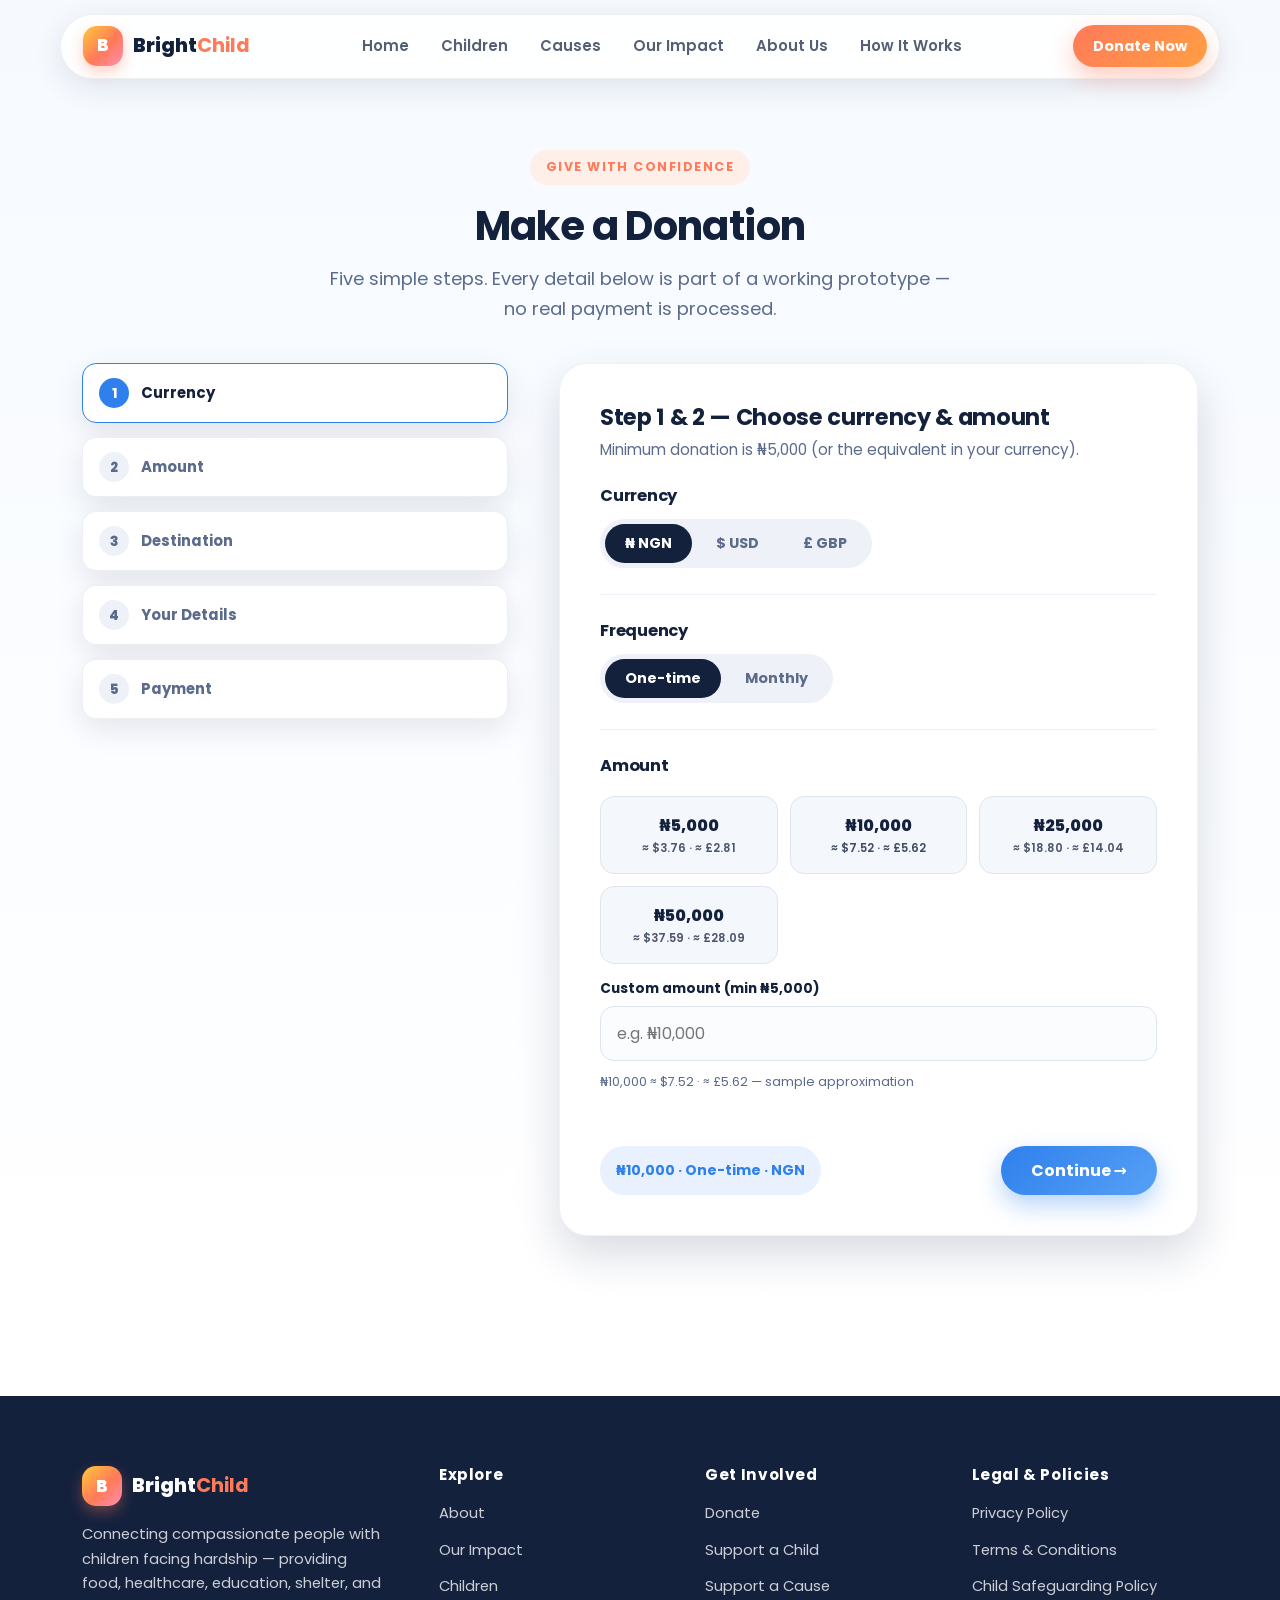
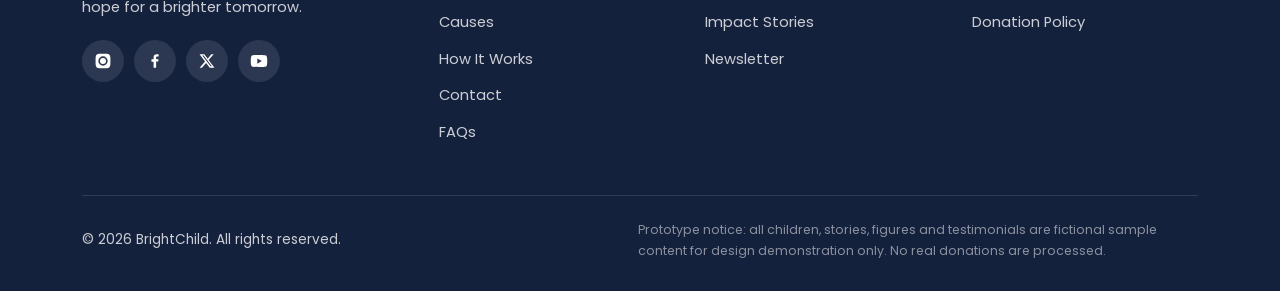
<file: brightchild/donate.html>
<!DOCTYPE html>
<html lang="en">
<head>
  <meta charset="UTF-8">
  <meta name="viewport" content="width=device-width, initial-scale=1.0">
  <title>Donate — BrightChild</title>
  <meta name="description" content="Make a donation to support children through BrightChild. Prototype donation flow.">
  <link rel="preconnect" href="https://fonts.googleapis.com">
  <link rel="preconnect" href="https://fonts.gstatic.com" crossorigin>
  <link href="https://fonts.googleapis.com/css2?family=Poppins:wght@400;600;700;800&display=swap" rel="stylesheet">
  <link rel="stylesheet" href="assets/css/styles.css">
  <link rel="icon" href="data:image/svg+xml,<svg xmlns='http://www.w3.org/2000/svg' viewBox='0 0 100 100'><rect width='100' height='100' rx='28' fill='%23ff7a59'/><text x='50' y='68' font-size='52' text-anchor='middle' fill='white' font-family='sans-serif' font-weight='bold'>B</text></svg>">
</head>
<body>
  <div id="siteNav" data-active=""></div>

  <main>
    <section class="flow-hero">
      <div class="container">
        <div class="section-head center">
          <span class="eyebrow">Give with Confidence</span>
          <h1 class="section-title">Make a Donation</h1>
          <p class="section-sub">Five simple steps. Every detail below is part of a working prototype — no real payment is processed.</p>
        </div>
        <div class="flow-grid" style="margin-top:40px;">
          <aside class="flow-steps" aria-label="Donation progress">
            <div class="flow-step-item is-active" data-step-item="1"><span class="n">1</span><span>Currency</span></div>
            <div class="flow-step-item" data-step-item="2"><span class="n">2</span><span>Amount</span></div>
            <div class="flow-step-item" data-step-item="3"><span class="n">3</span><span>Destination</span></div>
            <div class="flow-step-item" data-step-item="4"><span class="n">4</span><span>Your Details</span></div>
            <div class="flow-step-item" data-step-item="5"><span class="n">5</span><span>Payment</span></div>
          </aside>
          <div>
            <!-- ================= STEP 1 + 2 : currency & amount ================= -->
            <div class="flow-card" data-card="1">
              <h2>Step 1 &amp; 2 — Choose currency &amp; amount</h2>
              <p class="flow-card__sub">Minimum donation is ₦5,000 (or the equivalent in your currency).</p>
              <div class="flow-section">
                <h3>Currency</h3>
                <div class="seg seg--light" role="group" aria-label="Currency" id="fCurrency">
                  <button type="button" data-currency="NGN" class="is-active">₦ NGN</button>
                  <button type="button" data-currency="USD">$ USD</button>
                  <button type="button" data-currency="GBP">£ GBP</button>
                </div>
              </div>
              <div class="flow-section">
                <h3>Frequency</h3>
                <div class="seg seg--light" role="group" aria-label="Frequency" id="fFrequency">
                  <button type="button" data-frequency="one-time" class="is-active">One-time</button>
                  <button type="button" data-frequency="monthly">Monthly</button>
                </div>
              </div>
              <div class="flow-section">
                <h3>Amount</h3>
                <div class="amount-grid amount-grid--light" id="fAmounts"></div>
                <div style="margin-top:14px;">
                  <label class="field" style="display:block;">
                    <span style="display:block;font-weight:700;font-size:.85rem;margin-bottom:6px;" id="fCustomLabel">Custom amount</span>
                    <input type="number" inputmode="numeric" id="fCustom" min="5000" step="500" placeholder="Enter custom amount">
                  </label>
                </div>
                <p style="font-size:.8rem;color:var(--muted);margin-top:10px;" id="fEquiv"></p>
              </div>
              <div class="flow-nav">
                <span class="flow-summary-chip" id="fChip1" aria-live="polite"></span>
                <button type="button" class="btn btn--blue" id="fNext1">Continue →</button>
              </div>
            </div>

            <!-- ================= STEP 3 : destination ================= -->
            <div class="flow-card hidden" data-card="2">
              <h2>Step 3 — Where should your gift go?</h2>
              <p class="flow-card__sub">Support a specific child's campaign, or let BrightChild direct it where the need is greatest.</p>
              <div class="choice-row choice-row--light" id="fDest" style="grid-template-columns:1fr;">
                <button type="button" class="choice-pill choice-pill--light is-active" data-dest="general" style="border-color:#dfe5ee;color:var(--navy);background:var(--cream);">
                  <span class="radio" aria-hidden="true"></span>
                  <span><strong>General BrightChild Fund</strong><span style="color:var(--muted);">Directed to verified needs across all campaigns</span></span>
                </button>
                <button type="button" class="choice-pill choice-pill--light" data-dest="child" style="border-color:#dfe5ee;color:var(--navy);background:var(--cream);">
                  <span class="radio" aria-hidden="true"></span>
                  <span><strong>A Specific Child</strong><span style="color:var(--muted);">Choose a child's campaign to support</span></span>
                </button>
              </div>
              <div id="fChildPick" class="hidden" style="margin-top:14px;">
                <label class="field" style="display:block;">
                  <span style="display:block;font-weight:700;font-size:.85rem;margin-bottom:6px;">Choose a child</span>
                  <select id="fChildSelect" class="field-input" style="width:100%;padding:14px 16px;border-radius:14px;border:1.5px solid #dfe5ee;font-size:1rem;font-family:inherit;background:#fbfcfe;color:var(--navy);">
                    <!-- populated by JS -->
                  </select>
                </label>
                <div id="fChildPreview" style="margin-top:14px;"></div>
              </div>
              <div class="flow-nav">
                <button type="button" class="btn btn--ghost" data-back="1">← Back</button>
                <button type="button" class="btn btn--blue" id="fNext2">Continue →</button>
              </div>
            </div>

            <!-- ================= STEP 4 : donor info ================= -->
            <div class="flow-card hidden" data-card="3">
              <h2>Step 4 — Your details</h2>
              <p class="flow-card__sub">So we can send your donation receipt and campaign updates. (Prototype — nothing is stored.)</p>
              <form id="fDetails" novalidate>
                <div class="form-grid">
                  <label class="field"><span>First Name</span>
                    <input type="text" name="firstName" autocomplete="given-name" required placeholder="Ada"></label>
                  <label class="field"><span>Last Name</span>
                    <input type="text" name="lastName" autocomplete="family-name" required placeholder="Obi"></label>
                  <label class="field full"><span>Email</span>
                    <input type="email" name="email" autocomplete="email" required placeholder="you@example.com"></label>
                </div>
                <p id="fDetailsError" role="alert" style="color:var(--coral);font-size:.88rem;margin-top:12px;min-height:1.2em;"></p>
                <div class="flow-nav">
                  <button type="button" class="btn btn--ghost" data-back="2">← Back</button>
                  <button type="submit" class="btn btn--blue" id="fNext3">Continue to Payment →</button>
                </div>
              </form>
            </div>

            <!-- ================= STEP 5 : payment placeholder ================= -->
            <div class="flow-card hidden" data-card="4">
              <h2>Step 5 — Payment</h2>
              <p class="flow-card__sub">You're one step away from making a difference.</p>
              <div class="pay-placeholder">
                <span class="lock" aria-hidden="true">🔒</span>
                <h3>Secure payment integration coming soon.</h3>
                <p>This prototype stops here on purpose. The structure is ready for a future integration with providers such as Paystack, Flutterwave or Stripe — no card details are collected and no payment is processed.</p>
                <div class="pay-badges" aria-hidden="true">
                  <span>Paystack*</span><span>Flutterwave*</span><span>Stripe*</span><span>Cards</span><span>Bank Transfer</span><span>USSD</span>
                </div>
                <p class="pay-note">*Named for illustration only — no integration or endorsement exists yet.</p>
              </div>
              <div class="thanks-banner hidden" id="fThanks">
                <b>Thank you, <span id="fThanksName">friend</span>!</b> Your sample gift of <span id="fThanksAmt"></span> <span id="fThanksDest"></span> was <b>not</b> processed — this is a design prototype. On the live platform, this is where a real secure checkout would begin.
              </div>
              <div class="flow-nav" style="margin-top:26px;">
                <button type="button" class="btn btn--ghost" data-back="3">← Back</button>
                <button type="button" class="btn btn--primary" id="fPreview">Preview Confirmation</button>
              </div>
            </div>
          </div>
        </div>
      </div>
    </section>
  </main>

  <div id="siteFooter"></div>

  <script src="assets/js/data.js"></script>
  <script src="assets/js/currency.js"></script>
  <script src="assets/js/ui.js"></script>
  <script>
    const $ = (sel) => document.querySelector(sel);
    const $$ = (sel) => [...document.querySelectorAll(sel)];
    const esc = (s) => String(s).replace(/[&<>"']/g, c => ({ '&': '&amp;', '<': '&lt;', '>': '&gt;', '"': '&quot;', "'": '&#39;' }[c]));

    const flow = {
      currency: BC_DonationState.currency || 'NGN',
      frequency: BC_DonationState.frequency || 'one-time',
      amount: BC_DonationState.amount || null,
      destination: BC_DonationState.destination || 'general',
      childId: BC_DonationState.childId || null,
    };
    if (!flow.amount) flow.amount = presets(flow.currency)[1];

    /* ------- step indicator ------- */
    const cardToStep = { 1: 2, 2: 3, 3: 4, 4: 5 };
    function showCard(n) {
      $$('[data-card]').forEach(c => c.classList.toggle('hidden', c.dataset.card !== String(n)));
      const activeStep = cardToStep[n] || 1;
      $$('[data-step-item]').forEach(it => {
        const s = parseInt(it.dataset.stepItem, 10);
        it.classList.toggle('is-active', s === activeStep);
        it.classList.toggle('is-done', s < activeStep);
      });
      window.scrollTo({ top: 0, behavior: 'smooth' });
    }
    $$('[data-back]').forEach(b => b.addEventListener('click', () => showCard(parseInt(b.dataset.back, 10))));

    /* ------- step 1&2: currency / frequency / amount ------- */
    const amountsEl = $('#fAmounts'), customEl = $('#fCustom'), equivEl = $('#fEquiv'), chip1 = $('#fChip1');

    function renderAmounts() {
      const p = presets(flow.currency);
      amountsEl.innerHTML = p.map(a =>
        `<button type="button" class="amount-chip amount-chip--light ${a === flow.amount ? 'is-active' : ''}" data-amount="${a}"
           style="background:#f4f7fb;border:1.5px solid #dfe5ee;color:var(--navy);">
           ${formatMoney(a, flow.currency)}<small>${equivalents(a, flow.currency).join(' · ')}</small></button>`).join('');
      customEl.min = minDonation(flow.currency);
      customEl.placeholder = `e.g. ${formatMoney(minDonation(flow.currency) * 2, flow.currency)}`;
      $('#fCustomLabel').textContent = `Custom amount (min ${formatMoney(minDonation(flow.currency), flow.currency)})`;
    }
    function renderEquiv() {
      equivEl.textContent = `${formatMoney(flow.amount, flow.currency)} ${equivalents(flow.amount, flow.currency).join(' · ')} — sample approximation`;
      chip1.textContent = `${formatMoney(flow.amount, flow.currency)} · ${flow.frequency === 'monthly' ? 'Monthly' : 'One-time'} · ${flow.currency}`;
    }

    $('#fCurrency').addEventListener('click', (e) => {
      const b = e.target.closest('[data-currency]'); if (!b) return;
      $$('#fCurrency .is-active').forEach(x => x.classList.remove('is-active')); b.classList.add('is-active');
      flow.currency = b.dataset.currency;
      flow.amount = presets(flow.currency)[1]; customEl.value = '';
      renderAmounts(); renderEquiv();
    });
    $('#fFrequency').addEventListener('click', (e) => {
      const b = e.target.closest('[data-frequency]'); if (!b) return;
      $$('#fFrequency .is-active').forEach(x => x.classList.remove('is-active')); b.classList.add('is-active');
      flow.frequency = b.dataset.frequency; renderEquiv();
    });
    amountsEl.addEventListener('click', (e) => {
      const chip = e.target.closest('.amount-chip'); if (!chip) return;
      $$('.amount-chip').forEach(c => c.classList.remove('is-active'));
      chip.classList.add('is-active');
      flow.amount = parseInt(chip.dataset.amount, 10); customEl.value = ''; renderEquiv();
    });
    customEl.addEventListener('input', () => {
      const v = parseInt(customEl.value, 10);
      if (!isNaN(v)) {
        if (v < minDonation(flow.currency)) {
          equivEl.textContent = `Minimum donation is ${formatMoney(minDonation(flow.currency), flow.currency)}.`;
          return;
        }
        $$('.amount-chip').forEach(c => c.classList.remove('is-active'));
        flow.amount = v;
      }
      renderEquiv();
    });
    $('#fNext1').addEventListener('click', () => { renderEquiv(); showCard(2); });

    /* ------- step 3: destination ------- */
    const childSel = $('#fChildSelect'), childPick = $('#fChildPick'), childPreview = $('#fChildPreview');
    childSel.innerHTML = CHILDREN.map(c =>
      `<option value="${c.id}" ${c.id === flow.childId ? 'selected' : ''}>${esc(c.firstName)}, ${c.age} — ${esc(c.category)} (${esc(c.location)})</option>`).join('');

    function renderChildPreview() {
      const c = CHILDREN.find(x => x.id === childSel.value); if (!c) return;
      const pct = Math.min(100, Math.round((c.raised / c.target) * 100));
      childPreview.innerHTML = `
        <div style="display:flex;gap:16px;align-items:center;background:var(--cream);border-radius:20px;padding:16px;">
          <span style="width:84px;flex:none;">${childPortraitSVG(c.seed, 'Illustrated portrait of ' + esc(c.firstName))}</span>
          <div style="flex:1;min-width:0;">
            <strong>${esc(c.firstName)}, ${c.age}</strong> · ${esc(c.location)}<br>
            <span style="color:var(--muted);font-size:.88rem;">${esc(c.story)}</span>
            <div class="progress" style="margin:8px 0 4px;"><div class="progress__fill" style="width:${pct}%"></div></div>
            <span style="font-size:.82rem;color:var(--muted);">${formatMoney(c.raised, 'NGN')} of ${formatMoney(c.target, 'NGN')} (${pct}%)</span>
          </div>
        </div>`;
    }
    $('#fDest').addEventListener('click', (e) => {
      const pill = e.target.closest('.choice-pill'); if (!pill) return;
      $$('#fDest .choice-pill').forEach(p => p.classList.remove('is-active'));
      pill.classList.add('is-active');
      flow.destination = pill.dataset.dest;
      childPick.classList.toggle('hidden', flow.destination !== 'child');
      if (flow.destination === 'child') { flow.childId = childSel.value; renderChildPreview(); }
    });
    childSel.addEventListener('change', () => { flow.childId = childSel.value; renderChildPreview(); });
    if (flow.destination === 'child' && flow.childId) { childPick.classList.remove('hidden'); renderChildPreview(); }
    $('#fNext2').addEventListener('click', () => {
      if (flow.destination === 'child') flow.childId = childSel.value;
      showCard(3);
    });

    /* ------- step 4: details ------- */
    $('#fDetails').addEventListener('submit', (e) => {
      e.preventDefault();
      const f = e.target;
      const fn = f.querySelector('[name="firstName"]').value.trim(), ln = f.querySelector('[name="lastName"]').value.trim(), em = f.querySelector('[name="email"]').value.trim();
      const err = $('#fDetailsError');
      if (!fn || !ln) { err.textContent = 'Please enter your first and last name.'; return; }
      if (!/^[^\s@]+@[^\s@]+\.[^\s@]+$/.test(em)) { err.textContent = 'Please enter a valid email address.'; return; }
      err.textContent = '';
      $('#fThanksName').textContent = fn;
      showCard(4);
    });

    /* ------- step 5: placeholder confirmation ------- */
    $('#fPreview').addEventListener('click', () => {
      const child = CHILDREN.find(c => c.id === flow.childId);
      $('#fThanksAmt').textContent = formatMoney(flow.amount, flow.currency) + (flow.frequency === 'monthly' ? '/month' : '');
      $('#fThanksDest').textContent = flow.destination === 'child' && child
        ? `toward ${child.firstName}'s campaign` : 'to the General BrightChild Fund';
      $('#fThanks').classList.remove('hidden');
      $('#fPreview').textContent = '✓ Confirmation Preview Shown';
      $('#fPreview').disabled = true;
      $('#fPreview').style.opacity = '.7';
    });

    /* ------- sync with homepage widget state ------- */
    renderAmounts(); renderEquiv();
    if (BC_DonationState.currency !== 'NGN') {
      $$('#fCurrency [data-currency]').forEach(b => b.classList.toggle('is-active', b.dataset.currency === BC_DonationState.currency));
      flow.currency = BC_DonationState.currency;
      flow.amount = BC_DonationState.amount || presets(flow.currency)[1];
      renderAmounts(); renderEquiv();
    }
    if (BC_DonationState.frequency === 'monthly') {
      $$('#fFrequency [data-frequency]').forEach(b => b.classList.toggle('is-active', b.dataset.frequency === 'monthly'));
    }
    if (BC_DonationState.destination === 'child' && BC_DonationState.childId) {
      flow.destination = 'child';
      $$('#fDest .choice-pill').forEach(p => p.classList.toggle('is-active', p.dataset.dest === 'child'));
      childPick.classList.remove('hidden');
      childSel.value = BC_DonationState.childId;
      renderChildPreview();
    }
  </script>
</body>
</html>
</file>
<file: brightchild/assets/css/styles.css>
/* ==========================================================================
   BrightChild design system
   ========================================================================== */
:root {
  --blue:      #2f80ed;
  --blue-soft: #e8f1fd;
  --sky:       #bfe0ff;
  --yellow:    #ffc93c;
  --yellow-soft: #fff6dc;
  --coral:     #ff7a59;
  --coral-soft:#ffefe9;
  --orange:    #ff9f43;
  --pink:      #ff8fb1;
  --pink-soft: #ffeef3;
  --green:     #2ec4a0;
  --green-soft:#e4f8f2;
  --navy:      #14213d;
  --navy-70:   rgba(20, 33, 61, .72);
  --navy-40:   rgba(20, 33, 61, .42);
  --white:     #ffffff;
  --cream:     #fffbf4;
  --muted:     #5b6b8c;

  --radius-lg: 28px;
  --radius-md: 20px;
  --radius-sm: 14px;
  --shadow-soft: 0 10px 30px rgba(20, 33, 61, .10);
  --shadow-lift: 0 18px 44px rgba(20, 33, 61, .16);
  --font: 'Poppins', 'Segoe UI', system-ui, -apple-system, sans-serif;
  --container: 1160px;
}

* { margin: 0; padding: 0; box-sizing: border-box; }
html { scroll-behavior: smooth; scroll-padding-top: 96px; }
body {
  font-family: var(--font);
  color: var(--navy);
  background: var(--white);
  line-height: 1.65;
  overflow-x: hidden;
  -webkit-font-smoothing: antialiased;
}
img { max-width: 100%; display: block; }
a { color: inherit; text-decoration: none; }
ul { list-style: none; }
button { font-family: inherit; cursor: pointer; }
:focus-visible { outline: 3px solid var(--blue); outline-offset: 3px; border-radius: 6px; }

.container { max-width: var(--container); margin: 0 auto; padding: 0 22px; }
.section { padding: 88px 0; position: relative; }
.section--tint { background: var(--cream); }
.section--blue { background: linear-gradient(180deg, #f3f8ff 0%, #ffffff 100%); }

.eyebrow {
  display: inline-flex; align-items: center; gap: 8px;
  font-size: .78rem; font-weight: 700; letter-spacing: .12em;
  text-transform: uppercase; color: var(--coral);
  background: var(--coral-soft); padding: 7px 16px; border-radius: 999px;
  margin-bottom: 18px;
}
.eyebrow--blue  { color: var(--blue);  background: var(--blue-soft); }
.eyebrow--green { color: var(--green); background: var(--green-soft); }
.eyebrow--pink  { color: #e0567f; background: var(--pink-soft); }

h1, h2, h3, h4 { line-height: 1.18; font-weight: 700; letter-spacing: -.015em; }
.section-title { font-size: clamp(1.7rem, 3.6vw, 2.5rem); margin-bottom: 14px; }
.section-sub   { color: var(--muted); font-size: clamp(1rem, 1.6vw, 1.13rem); max-width: 640px; }
.center { text-align: center; }
.center .section-sub { margin: 0 auto; }

/* ---------------------------------------------------------- buttons */
.btn {
  display: inline-flex; align-items: center; justify-content: center; gap: 10px;
  padding: 15px 30px; border-radius: 999px; border: none;
  font-weight: 700; font-size: 1rem; line-height: 1.2;
  transition: transform .22s ease, box-shadow .22s ease, background .22s ease;
  min-height: 48px; text-align: center;
}
.btn--primary {
  background: linear-gradient(135deg, var(--coral), var(--orange));
  color: #fff; box-shadow: 0 10px 24px rgba(255, 122, 89, .38);
}
.btn--primary:hover { transform: translateY(-3px); box-shadow: 0 16px 32px rgba(255, 122, 89, .45); }
.btn--blue {
  background: linear-gradient(135deg, var(--blue), #56a0f5);
  color: #fff; box-shadow: 0 10px 24px rgba(47, 128, 237, .35);
}
.btn--blue:hover { transform: translateY(-3px); box-shadow: 0 16px 32px rgba(47, 128, 237, .42); }
.btn--ghost {
  background: var(--white); color: var(--navy);
  border: 2px solid var(--navy-40);
}
.btn--ghost:hover { border-color: var(--navy); transform: translateY(-3px); box-shadow: var(--shadow-soft); }
.btn--yellow {
  background: linear-gradient(135deg, var(--yellow), var(--orange));
  color: var(--navy); box-shadow: 0 10px 24px rgba(255, 201, 60, .4);
}
.btn--yellow:hover { transform: translateY(-3px); }
.btn--block { width: 100%; }
.btn--lg { padding: 17px 38px; font-size: 1.06rem; }
.btn--sm { padding: 10px 20px; font-size: .9rem; min-height: 42px; }
.btn:active { transform: translateY(-1px); }

/* ------------------------------------------------------------ nav */
.nav {
  position: fixed; top: 14px; left: 0; right: 0; z-index: 90;
  display: flex; justify-content: center; pointer-events: none; padding: 0 16px;
}
.nav__inner {
  pointer-events: auto;
  width: 100%; max-width: var(--container);
  display: flex; align-items: center; justify-content: space-between; gap: 18px;
  background: rgba(255, 255, 255, .88);
  backdrop-filter: blur(14px); -webkit-backdrop-filter: blur(14px);
  border: 1px solid rgba(20, 33, 61, .07);
  border-radius: 999px; padding: 10px 12px 10px 22px;
  box-shadow: 0 8px 30px rgba(20, 33, 61, .10);
}
.nav__logo { display: flex; align-items: center; gap: 10px; font-weight: 800; font-size: 1.22rem; }
.nav__logo-mark {
  width: 40px; height: 40px; border-radius: 14px; flex: none;
  background: linear-gradient(135deg, var(--yellow), var(--coral) 55%, var(--pink));
  display: grid; place-items: center; color: #fff; font-weight: 800; font-size: 1.05rem;
  box-shadow: 0 6px 14px rgba(255, 122, 89, .35);
}
.nav__links { display: flex; gap: 4px; }
.nav__links a {
  padding: 9px 14px; border-radius: 999px; font-weight: 600; font-size: .93rem;
  color: var(--navy-70); transition: background .2s, color .2s;
}
.nav__links a:hover, .nav__links a.is-active { background: var(--blue-soft); color: var(--blue); }
.nav__cta { flex: none; }
.nav__burger {
  display: none; flex-direction: column; justify-content: center; gap: 5px;
  width: 48px; height: 48px; border-radius: 50%;
  border: 1.5px solid var(--navy-40); background: var(--white);
  align-items: center;
}
.nav__burger span {
  width: 20px; height: 2.5px; border-radius: 2px; background: var(--navy);
  transition: transform .25s ease, opacity .25s ease;
}
.nav__burger.is-open span:nth-child(1) { transform: translateY(7.5px) rotate(45deg); }
.nav__burger.is-open span:nth-child(2) { opacity: 0; }
.nav__burger.is-open span:nth-child(3) { transform: translateY(-7.5px) rotate(-45deg); }
.nav__drawer {
  position: fixed; inset: 0; z-index: 80; display: none;
  background: rgba(20, 33, 61, .4); backdrop-filter: blur(3px);
}
.nav__drawer.is-open { display: block; }
.nav__drawer-panel {
  position: absolute; top: 78px; left: 16px; right: 16px;
  background: var(--white); border-radius: var(--radius-lg);
  box-shadow: var(--shadow-lift); padding: 18px;
  animation: drawerIn .28s ease both;
}
@keyframes drawerIn { from { opacity: 0; transform: translateY(-12px); } to { opacity: 1; transform: none; } }
.nav__drawer-panel a {
  display: block; padding: 14px 16px; border-radius: var(--radius-sm);
  font-weight: 600; font-size: 1.05rem;
}
.nav__drawer-panel a:hover { background: var(--blue-soft); color: var(--blue); }
.nav__drawer-panel .btn { margin-top: 10px; }

@media (max-width: 920px) {
  .nav__links, .nav__cta { display: none; }
  .nav__burger { display: flex; }
}

/* ----------------------------------------------------------- hero */
.hero {
  position: relative; overflow: hidden; padding: 172px 0 70px;
  background:
    radial-gradient(900px 480px at 88% -10%, var(--sky) 0%, transparent 60%),
    radial-gradient(700px 420px at -8% 20%, var(--yellow-soft) 0%, transparent 55%),
    linear-gradient(180deg, #f6faff 0%, #ffffff 100%);
}
.hero__grid { display: grid; grid-template-columns: 1.05fr .95fr; gap: 48px; align-items: center; }
.hero__title { font-size: clamp(2.2rem, 4.6vw, 3.6rem); margin: 0 0 20px; }
.hero__title .highlight {
  background: linear-gradient(120deg, var(--coral) 10%, var(--orange) 45%, var(--yellow) 90%);
  -webkit-background-clip: text; background-clip: text; color: transparent;
}
.hero__lead { font-size: 1.12rem; color: var(--muted); max-width: 520px; margin-bottom: 30px; }
.hero__ctas { display: flex; flex-wrap: wrap; gap: 14px; margin-bottom: 26px; }
.hero__note { display: flex; align-items: center; gap: 10px; color: var(--muted); font-size: .92rem; }
.hero__note .dot { width: 10px; height: 10px; border-radius: 50%; background: var(--green); flex: none; }

.hero__media { position: relative; }
.hero__photo {
  width: 100%; aspect-ratio: 4 / 4.4; object-fit: cover;
  border-radius: 42% 58% 54% 46% / 48% 44% 56% 52%;
  border: 8px solid var(--white);
  box-shadow: var(--shadow-lift);
  position: relative; z-index: 2;
}
.hero__blob {
  position: absolute; z-index: 1; border-radius: 50%;
  filter: blur(2px);
}
.hero__blob--a { width: 200px; height: 200px; background: rgba(255, 201, 60, .5); top: -36px; right: -20px; }
.hero__blob--b { width: 150px; height: 150px; background: rgba(255, 143, 177, .45); bottom: -24px; left: -30px; }
.hero__blob--c { width: 90px;  height: 90px;  background: rgba(46, 196, 160, .4);  top: 40%; left: -50px; }
.hero__badge {
  position: absolute; z-index: 3;
  background: var(--white); border-radius: 18px; padding: 12px 18px;
  box-shadow: var(--shadow-soft); font-size: .88rem; font-weight: 700;
  display: flex; align-items: center; gap: 10px;
}
.hero__badge small { display: block; font-weight: 600; color: var(--muted); font-size: .76rem; }
.hero__badge--a { top: 8%; left: -34px; }
.hero__badge--b { bottom: 10%; right: -22px; }
.hero__badge .emoji { font-size: 1.4rem; }
.hero__spark {
  position: absolute; z-index: 3; width: 34px; height: 34px; border-radius: 50%;
  background: var(--yellow); top: 4%; right: 18%;
  clip-path: polygon(50% 0%, 61% 35%, 98% 35%, 68% 57%, 79% 91%, 50% 70%, 21% 91%, 32% 57%, 2% 35%, 39% 35%);
}

@media (max-width: 920px) {
  .hero { padding-top: 140px; }
  .hero__grid { grid-template-columns: 1fr; gap: 40px; }
  .hero__media { max-width: 460px; margin: 0 auto; width: 100%; }
  .hero__badge--a { left: -6px; }
  .hero__badge--b { right: -4px; }
}

/* ------------------------------------------------ impact statement bar */
.impact-bar { background: linear-gradient(120deg, var(--blue), #5b9cf3 60%, #7db6f7); border-radius: var(--radius-lg);
  padding: 26px 34px; margin-top: 26px; color: #fff; display: flex; align-items: center; gap: 18px;
  box-shadow: 0 14px 34px rgba(47, 128, 237, .3); }
.impact-bar__emoji { font-size: 1.9rem; }
.impact-bar p { font-weight: 600; font-size: 1.05rem; }

/* --------------------------------------------------------- stats */
.stats { display: grid; grid-template-columns: repeat(4, 1fr); gap: 20px; margin-top: 54px; }
.stat-card {
  background: var(--white); border-radius: var(--radius-lg); padding: 30px 22px;
  text-align: center; box-shadow: var(--shadow-soft);
  border: 1px solid rgba(20, 33, 61, .05);
  transition: transform .25s ease, box-shadow .25s ease;
}
.stat-card:hover { transform: translateY(-6px); box-shadow: var(--shadow-lift); }
.stat-card__value { font-size: clamp(1.8rem, 3.2vw, 2.5rem); font-weight: 800; letter-spacing: -.02em; }
.stat-card:nth-child(1) .stat-card__value { color: var(--blue); }
.stat-card:nth-child(2) .stat-card__value { color: var(--coral); }
.stat-card:nth-child(3) .stat-card__value { color: var(--green); }
.stat-card:nth-child(4) .stat-card__value { color: var(--orange); }
.stat-card__label { color: var(--muted); font-weight: 600; margin-top: 4px; font-size: .95rem; }
.sample-note { margin-top: 18px; font-size: .8rem; color: var(--muted); font-style: italic; }

@media (max-width: 860px) { .stats { grid-template-columns: repeat(2, 1fr); } }
@media (max-width: 440px) { .stats { grid-template-columns: 1fr 1fr; gap: 12px; }
  .stat-card { padding: 20px 12px; } }

/* ------------------------------------------------- children cards */
.children-grid { display: grid; grid-template-columns: repeat(4, 1fr); gap: 22px; margin-top: 46px; }
@media (max-width: 1020px) { .children-grid { grid-template-columns: repeat(2, 1fr); } }
@media (max-width: 560px)  { .children-grid { grid-template-columns: 1fr; } }

.child-card {
  background: var(--white); border-radius: var(--radius-lg); overflow: hidden;
  box-shadow: var(--shadow-soft); border: 1px solid rgba(20, 33, 61, .05);
  display: flex; flex-direction: column;
  transition: transform .28s ease, box-shadow .28s ease;
}
.child-card:hover { transform: translateY(-8px); box-shadow: var(--shadow-lift); }
.child-card__media { position: relative; aspect-ratio: 1 / .86; overflow: hidden; }
.child-card__img { width: 100%; height: 100%; object-fit: cover; transition: transform .5s ease; }
.child-card:hover .child-card__img { transform: scale(1.05); }
.child-card__tag {
  position: absolute; top: 14px; left: 14px;
  background: rgba(255, 255, 255, .94); border-radius: 999px;
  padding: 6px 14px; font-size: .78rem; font-weight: 700;
  display: inline-flex; align-items: center; gap: 6px;
  box-shadow: 0 4px 12px rgba(20, 33, 61, .12);
}
.tag--medical  { color: var(--coral); }
.tag--education{ color: var(--blue); }
.tag--food     { color: var(--green); }
.tag--shelter  { color: #b9820a; }
.child-card__body { padding: 22px 22px 24px; display: flex; flex-direction: column; flex: 1; }
.child-card__name-row { display: flex; align-items: baseline; justify-content: space-between; gap: 8px; }
.child-card__name { font-size: 1.2rem; font-weight: 800; }
.child-card__age { font-size: .82rem; font-weight: 700; color: var(--muted);
  background: var(--cream); border-radius: 999px; padding: 3px 10px; }
.child-card__loc { color: var(--muted); font-size: .88rem; margin-top: 2px; }
.child-card__story { color: var(--navy-70); font-size: .94rem; margin: 12px 0 18px; flex: 1; }
.child-card__meta { display: flex; justify-content: space-between; font-size: .86rem; font-weight: 700; }
.child-card__meta .raised { color: var(--green); }
.child-card__meta .goal { color: var(--muted); font-weight: 600; }
.progress { height: 9px; border-radius: 999px; background: #eef1f7; margin: 9px 0 16px; overflow: hidden; }
.progress__fill {
  height: 100%; border-radius: 999px;
  background: linear-gradient(90deg, var(--green), #5fd7bb);
  transition: width 1.1s cubic-bezier(.25,.8,.3,1);
}

/* --------------------------------------------------------- causes */
.causes-grid { display: grid; grid-template-columns: repeat(3, 1fr); gap: 22px; margin-top: 46px; }
@media (max-width: 960px)  { .causes-grid { grid-template-columns: repeat(2, 1fr); } }
@media (max-width: 560px)  { .causes-grid { grid-template-columns: 1fr; } }
.cause-card {
  border-radius: var(--radius-lg); padding: 30px 26px;
  position: relative; overflow: hidden;
  transition: transform .28s ease, box-shadow .28s ease;
  border: 1px solid rgba(20, 33, 61, .06);
}
.cause-card:hover { transform: translateY(-8px); box-shadow: var(--shadow-lift); }
.cause-card::after {
  content: ''; position: absolute; width: 130px; height: 130px; border-radius: 50%;
  right: -46px; top: -46px; opacity: .5;
}
.cause-card__icon {
  width: 62px; height: 62px; border-radius: 20px; background: var(--white);
  display: grid; place-items: center; font-size: 1.7rem;
  box-shadow: 0 8px 18px rgba(20, 33, 61, .12); margin-bottom: 18px;
}
.cause-card__title { font-size: 1.22rem; margin-bottom: 8px; }
.cause-card__text { font-size: .95rem; color: var(--navy-70); margin-bottom: 20px; }
.cause-card--coral  { background: var(--coral-soft); }  .cause-card--coral::after  { background: rgba(255, 122, 89, .25); }
.cause-card--blue   { background: var(--blue-soft); }   .cause-card--blue::after   { background: rgba(47, 128, 237, .2); }
.cause-card--green  { background: var(--green-soft); }  .cause-card--green::after  { background: rgba(46, 196, 160, .25); }
.cause-card--yellow { background: var(--yellow-soft); } .cause-card--yellow::after { background: rgba(255, 201, 60, .35); }
.cause-card--pink   { background: var(--pink-soft); }   .cause-card--pink::after   { background: rgba(255, 143, 177, .3); }
.cause-card--orange { background: #fff3e6; }            .cause-card--orange::after { background: rgba(255, 159, 67, .3); }

.link-arrow { font-weight: 700; color: var(--navy); display: inline-flex; align-items: center; gap: 7px;
  background: none; border: none; font-size: .95rem; padding: 0; }
.link-arrow::after { content: '→'; transition: transform .2s ease; }
.link-arrow:hover::after { transform: translateX(5px); }
.section-cta { margin-top: 40px; text-align: center; }

/* -------------------------------------------------------- donate widget */
.donate-band {
  background:
    radial-gradient(700px 400px at 100% 0%, rgba(255, 201, 60, .25), transparent 55%),
    radial-gradient(700px 400px at 0% 100%, rgba(255, 143, 177, .2), transparent 55%),
    linear-gradient(135deg, #10254d, #173a75);
  border-radius: calc(var(--radius-lg) + 6px);
  padding: clamp(30px, 5vw, 60px);
  color: #fff;
  box-shadow: var(--shadow-lift);
  position: relative; overflow: hidden;
}
.donate-band .section-title { color: #fff; }
.donate-band .section-sub { color: rgba(255, 255, 255, .78); }
.donate-grid { display: grid; grid-template-columns: 1fr 1fr; gap: clamp(24px, 4vw, 54px); align-items: start; }
@media (max-width: 880px) { .donate-grid { grid-template-columns: 1fr; } }

.seg {
  display: inline-flex; background: rgba(255, 255, 255, .12);
  border-radius: 999px; padding: 5px; gap: 4px; flex-wrap: wrap;
}
.seg button {
  border: none; background: transparent; color: rgba(255, 255, 255, .85);
  font-weight: 700; font-size: .9rem; padding: 9px 20px; border-radius: 999px;
  transition: background .2s, color .2s;
}
.seg button.is-active { background: var(--white); color: var(--navy); }
.seg--light { background: #eef1f7; }
.seg--light button { color: var(--muted); }
.seg--light button.is-active { background: var(--navy); color: #fff; }

.amount-grid { display: grid; grid-template-columns: repeat(3, 1fr); gap: 12px; margin-top: 20px; }
.amount-chip {
  background: rgba(255, 255, 255, .1); border: 1.5px solid rgba(255, 255, 255, .25);
  border-radius: var(--radius-sm); color: #fff; padding: 16px 8px;
  font-weight: 800; font-size: 1.02rem; text-align: center;
  transition: background .2s, border-color .2s, transform .2s;
}
.amount-chip small { display: block; font-size: .72rem; font-weight: 600; opacity: .75; margin-top: 2px; }
.amount-chip:hover { transform: translateY(-2px); border-color: rgba(255, 255, 255, .6); }
.amount-chip.is-active { background: var(--yellow); border-color: var(--yellow); color: var(--navy); }
.amount-chip.is-active small { opacity: .8; }
@media (max-width: 420px) { .amount-grid { grid-template-columns: repeat(2, 1fr); } }

.donate-field {
  width: 100%; padding: 15px 18px; border-radius: var(--radius-sm);
  border: 1.5px solid rgba(255, 255, 255, .3); background: rgba(255, 255, 255, .1);
  color: #fff; font-size: 1rem; font-family: inherit; font-weight: 600;
}
.donate-field::placeholder { color: rgba(255, 255, 255, .55); }
.donate-field:focus { outline: 2px solid var(--yellow); border-color: transparent; }
select.donate-field { appearance: none; }
select.donate-field option { color: var(--navy); }

.choice-row { display: grid; grid-template-columns: 1fr 1fr; gap: 12px; margin-top: 20px; }
@media (max-width: 420px) { .choice-row { grid-template-columns: 1fr; } }
.choice-pill {
  border: 1.5px solid rgba(255, 255, 255, .3); background: rgba(255, 255, 255, .08);
  border-radius: var(--radius-sm); color: #fff; padding: 14px; text-align: left;
  display: flex; gap: 10px; align-items: flex-start; font-size: .9rem;
  transition: border-color .2s, background .2s;
}
.choice-pill .radio {
  width: 20px; height: 20px; border-radius: 50%; border: 2px solid rgba(255,255,255,.6);
  flex: none; margin-top: 2px; position: relative;
}
.choice-pill.is-active { border-color: var(--yellow); background: rgba(255, 201, 60, .16); }
.choice-pill.is-active .radio { border-color: var(--yellow); }
.choice-pill.is-active .radio::after {
  content: ''; position: absolute; inset: 3px; border-radius: 50%; background: var(--yellow);
}
.choice-pill strong { display: block; font-size: .98rem; }
.choice-pill span { opacity: .8; font-size: .8rem; }

.donate-summary {
  margin-top: 26px; padding: 18px 20px; border-radius: var(--radius-sm);
  background: rgba(255, 255, 255, .08); border: 1px dashed rgba(255, 255, 255, .3);
  font-size: .9rem;
}
.donate-summary b { color: var(--yellow); }
.rate-note { margin-top: 12px; font-size: .78rem; color: rgba(255, 255, 255, .65); }

/* trust checklist (inside donate band) */
.trust-list { display: grid; gap: 14px; }
.trust-item {
  display: flex; gap: 14px; align-items: flex-start;
  background: rgba(255, 255, 255, .07); border: 1px solid rgba(255, 255, 255, .14);
  border-radius: var(--radius-sm); padding: 14px 16px;
}
.trust-item .check {
  width: 26px; height: 26px; border-radius: 50%; flex: none;
  background: var(--green); color: #fff; display: grid; place-items: center;
  font-size: .8rem; font-weight: 800; margin-top: 2px;
}
.trust-item strong { display: block; font-size: .98rem; }
.trust-item span { font-size: .84rem; color: rgba(255, 255, 255, .75); }
.trust-block-title { font-size: 1.05rem; font-weight: 800; margin: 26px 0 14px; }

/* trust section (light) */
.trust-grid { display: grid; grid-template-columns: repeat(5, 1fr); gap: 16px; margin-top: 46px; }
@media (max-width: 1020px) { .trust-grid { grid-template-columns: repeat(3, 1fr); } }
@media (max-width: 560px)  { .trust-grid { grid-template-columns: 1fr 1fr; } }
.trust-chip {
  background: var(--white); border-radius: var(--radius-md); padding: 22px 18px;
  text-align: center; box-shadow: var(--shadow-soft);
  border: 1px solid rgba(20, 33, 61, .05);
}
.trust-chip .check {
  width: 40px; height: 40px; margin: 0 auto 12px; border-radius: 50%;
  background: var(--green-soft); color: var(--green);
  display: grid; place-items: center; font-weight: 800; font-size: 1.1rem;
}
.trust-chip strong { font-size: .95rem; display: block; }
.trust-chip span { font-size: .8rem; color: var(--muted); }

/* ------------------------------------------------------ how it works */
.steps { display: grid; grid-template-columns: repeat(4, 1fr); gap: 22px; margin-top: 46px; }
@media (max-width: 960px) { .steps { grid-template-columns: repeat(2, 1fr); } }
@media (max-width: 520px) { .steps { grid-template-columns: 1fr; } }
.step-card {
  background: var(--white); border-radius: var(--radius-lg); padding: 28px 24px;
  box-shadow: var(--shadow-soft); border: 1px solid rgba(20, 33, 61, .05);
  position: relative; transition: transform .25s ease, box-shadow .25s ease;
}
.step-card:hover { transform: translateY(-6px); box-shadow: var(--shadow-lift); }
.step-card__num {
  font-size: 2.4rem; font-weight: 800; letter-spacing: -.03em;
  background: linear-gradient(135deg, var(--blue), var(--pink));
  -webkit-background-clip: text; background-clip: text; color: transparent;
}
.step-card h3 { font-size: 1.15rem; margin: 8px 0 8px; }
.step-card p { color: var(--muted); font-size: .94rem; }
.step-card__emoji { position: absolute; top: 24px; right: 22px; font-size: 1.6rem; }

/* ----------------------------------------------------------- impact */
.impact-hero { display: grid; grid-template-columns: repeat(4, 1fr); gap: 20px; margin: 46px 0; }
@media (max-width: 860px) { .impact-hero { grid-template-columns: repeat(2, 1fr); } }
.impact-story-grid { display: grid; grid-template-columns: repeat(3, 1fr); gap: 22px; margin-top: 26px; }
@media (max-width: 960px) { .impact-story-grid { grid-template-columns: 1fr; max-width: 520px; margin-inline: auto; } }
.story-card {
  border-radius: var(--radius-lg); overflow: hidden; background: var(--white);
  box-shadow: var(--shadow-soft); border: 1px solid rgba(20, 33, 61, .05);
  transition: transform .28s ease, box-shadow .28s ease;
}
.story-card:hover { transform: translateY(-6px); box-shadow: var(--shadow-lift); }
.story-card img { aspect-ratio: 4 / 2.6; object-fit: cover; width: 100%; }
.story-card__body { padding: 22px; }
.story-card__tag { font-size: .75rem; font-weight: 800; text-transform: uppercase; letter-spacing: .1em; }
.story-card__tag--blue { color: var(--blue); }
.story-card__tag--coral { color: var(--coral); }
.story-card__tag--green { color: var(--green); }
.story-card p { color: var(--navy-70); font-size: .95rem; margin-top: 8px; }

/* ----------------------------------------------------------- about */
.about-grid { display: grid; grid-template-columns: 1fr 1.05fr; gap: clamp(30px, 5vw, 64px); align-items: center; }
@media (max-width: 920px) { .about-grid { grid-template-columns: 1fr; } }
.about-media { position: relative; max-width: 560px; }
.about-media img {
  width: 100%; aspect-ratio: 4 / 3.4; object-fit: cover;
  border-radius: var(--radius-lg); border: 8px solid var(--white);
  box-shadow: var(--shadow-lift);
}
.about-media .float-chip {
  position: absolute; bottom: -18px; right: -10px;
  background: var(--yellow); color: var(--navy); border-radius: 18px;
  padding: 14px 20px; font-weight: 800; box-shadow: var(--shadow-soft);
  font-size: .95rem;
}
.about-list { display: grid; gap: 14px; margin-top: 26px; }
.about-list li { display: flex; gap: 12px; align-items: flex-start; color: var(--navy-70); font-size: .98rem; }
.about-list .check {
  width: 24px; height: 24px; border-radius: 50%; flex: none; margin-top: 2px;
  background: var(--green-soft); color: var(--green);
  display: grid; place-items: center; font-weight: 800; font-size: .75rem;
}

/* ------------------------------------------------------ dashboard */
.dash-preview { display: grid; grid-template-columns: 1.05fr .95fr; gap: clamp(28px, 4vw, 56px); align-items: center; }
@media (max-width: 920px) { .dash-preview { grid-template-columns: 1fr; } }
.dash-card {
  background: var(--white); border-radius: var(--radius-lg); padding: 28px;
  box-shadow: var(--shadow-lift); border: 1px solid rgba(20, 33, 61, .06);
}
.dash-card__head { display: flex; justify-content: space-between; align-items: center; margin-bottom: 20px; gap: 10px; }
.dash-card__head h3 { font-size: 1.2rem; }
.dash-pill { background: var(--green-soft); color: var(--green); font-weight: 700;
  font-size: .78rem; padding: 5px 12px; border-radius: 999px; white-space: nowrap; }
.dash-stats { display: grid; grid-template-columns: 1fr 1fr; gap: 14px; margin-bottom: 18px; }
.dash-stat { background: var(--cream); border-radius: var(--radius-sm); padding: 16px; }
.dash-stat b { font-size: 1.5rem; display: block; }
.dash-stat:nth-child(1) b { color: var(--blue); }
.dash-stat:nth-child(2) b { color: var(--coral); }
.dash-stat span { font-size: .84rem; color: var(--muted); font-weight: 600; }
.dash-update {
  background: var(--blue-soft); border-radius: var(--radius-sm); padding: 16px;
  font-size: .92rem; margin-bottom: 18px;
}
.dash-update b { display: block; font-size: .8rem; color: var(--blue); text-transform: uppercase;
  letter-spacing: .08em; margin-bottom: 4px; }
.dash-preview-note { margin-top: 16px; font-size: .8rem; color: var(--muted); font-style: italic; }

/* ---------------------------------------------------- testimonials */
.testi-grid { display: grid; grid-template-columns: repeat(3, 1fr); gap: 22px; margin-top: 46px; }
@media (max-width: 960px) { .testi-grid { grid-template-columns: 1fr; max-width: 540px; margin-inline: auto; } }
.testi-card {
  background: var(--white); border-radius: var(--radius-lg); padding: 28px;
  box-shadow: var(--shadow-soft); border: 1px solid rgba(20, 33, 61, .05);
  display: flex; flex-direction: column; gap: 16px;
  transition: transform .25s ease, box-shadow .25s ease;
}
.testi-card:hover { transform: translateY(-6px); box-shadow: var(--shadow-lift); }
.testi-card .quote-mark { font-size: 2.4rem; line-height: 1; font-weight: 800; }
.quote-mark--coral { color: var(--coral); }
.quote-mark--blue { color: var(--blue); }
.quote-mark--green { color: var(--green); }
.testi-card blockquote { font-size: .98rem; color: var(--navy-70); flex: 1; }
.testi-who { display: flex; align-items: center; gap: 12px; }
.testi-avatar { width: 44px; height: 44px; border-radius: 50%; display: grid; place-items: center;
  color: #fff; font-weight: 800; flex: none; }
.testi-who strong { display: block; font-size: .95rem; }
.testi-who span { font-size: .8rem; color: var(--muted); }

/* ------------------------------------------------------ newsletter */
.newsletter {
  background: linear-gradient(120deg, var(--coral), var(--orange) 55%, var(--yellow));
  border-radius: calc(var(--radius-lg) + 6px); padding: clamp(34px, 5vw, 58px);
  text-align: center; color: #fff; box-shadow: 0 18px 44px rgba(255, 122, 89, .35);
  position: relative; overflow: hidden;
}
.newsletter::before, .newsletter::after {
  content: ''; position: absolute; border-radius: 50%; background: rgba(255, 255, 255, .16);
}
.newsletter::before { width: 220px; height: 220px; top: -90px; left: -60px; }
.newsletter::after { width: 160px; height: 160px; bottom: -70px; right: -40px; }
.newsletter h2 { font-size: clamp(1.6rem, 3.2vw, 2.2rem); margin-bottom: 10px; position: relative; }
.newsletter p { max-width: 520px; margin: 0 auto 26px; color: rgba(255, 255, 255, .92); position: relative; }
.newsletter form {
  display: flex; gap: 12px; max-width: 520px; margin: 0 auto; position: relative; z-index: 1;
}
.newsletter input {
  flex: 1; min-width: 0; padding: 15px 20px; border-radius: 999px; border: none;
  font-size: 1rem; font-family: inherit; background: rgba(255, 255, 255, .95); color: var(--navy);
}
.newsletter input:focus { outline: 3px solid rgba(255,255,255,.8); }
.newsletter .btn { background: var(--navy); color: #fff; box-shadow: none; }
.newsletter .btn:hover { transform: translateY(-3px); box-shadow: 0 12px 24px rgba(20,33,61,.3); }
.newsletter__msg { margin-top: 14px; font-weight: 700; min-height: 1.4em; position: relative; }
@media (max-width: 560px) { .newsletter form { flex-direction: column; } }

/* ----------------------------------------------------------- footer */
.footer { background: var(--navy); color: rgba(255, 255, 255, .78); margin-top: 90px; padding: 70px 0 30px; }
.footer__grid { display: grid; grid-template-columns: 1.4fr 1fr 1fr 1fr; gap: 40px; }
@media (max-width: 920px) { .footer__grid { grid-template-columns: 1fr 1fr; } }
@media (max-width: 520px) { .footer__grid { grid-template-columns: 1fr; gap: 30px; } }
.footer__brand .nav__logo { color: #fff; margin-bottom: 16px; }
.footer__desc { font-size: .92rem; max-width: 300px; }
.footer h4 { color: #fff; font-size: .95rem; margin-bottom: 16px; letter-spacing: .04em; }
.footer ul { display: grid; gap: 10px; }
.footer ul a { font-size: .92rem; transition: color .2s; }
.footer ul a:hover { color: var(--yellow); }
.footer__social { display: flex; gap: 10px; margin-top: 20px; }
.footer__social a {
  width: 42px; height: 42px; border-radius: 50%;
  background: rgba(255, 255, 255, .1); display: grid; place-items: center;
  transition: background .2s, transform .2s;
}
.footer__social a:hover { background: var(--coral); transform: translateY(-3px); }
.footer__social svg { width: 18px; height: 18px; fill: #fff; }
.footer__bottom {
  border-top: 1px solid rgba(255, 255, 255, .12); margin-top: 50px; padding-top: 24px;
  display: flex; justify-content: space-between; align-items: center; gap: 14px; flex-wrap: wrap;
  font-size: .85rem;
}
.footer__sample-note { font-size: .78rem; color: rgba(255,255,255,.5); max-width: 560px; }

/* --------------------------------------------------- campaign page */
.campaign-hero { padding: 150px 0 50px; background: linear-gradient(180deg, #f6faff, #fff); position: relative; overflow: hidden; }
.campaign-grid { display: grid; grid-template-columns: 1.05fr .95fr; gap: clamp(28px, 4vw, 54px); align-items: start; }
@media (max-width: 920px) { .campaign-grid { grid-template-columns: 1fr; } }
.campaign-photo {
  width: 100%; aspect-ratio: 4 / 3.6; object-fit: cover;
  border-radius: var(--radius-lg); border: 8px solid var(--white);
  box-shadow: var(--shadow-lift);
}
.campaign-panel {
  background: var(--white); border-radius: var(--radius-lg); padding: 28px;
  box-shadow: var(--shadow-lift); border: 1px solid rgba(20, 33, 61, .06);
  position: sticky; top: 100px;
}
@media (max-width: 920px) { .campaign-panel { position: static; } }
.campaign-panel__progress-row { display: flex; justify-content: space-between; font-weight: 700; margin: 10px 0 8px; }
.campaign-panel__progress-row .pct { color: var(--green); }
.campaign-panel__goal { color: var(--muted); font-size: .88rem; }
.campaign-panel .btn { margin-top: 18px; }
.campaign-panel__safe { margin-top: 14px; text-align: center; font-size: .8rem; color: var(--muted); }
.campaign-back { display: inline-flex; align-items: center; gap: 8px; font-weight: 700; color: var(--blue);
  margin-bottom: 22px; font-size: .95rem; }
.campaign-back:hover { text-decoration: underline; }
.campaign-sections { display: grid; gap: 34px; margin-top: 46px; max-width: 760px; }
.campaign-section h2 { font-size: 1.45rem; margin-bottom: 12px; }
.campaign-section p { color: var(--navy-70); }
.helps-list { display: grid; gap: 12px; margin-top: 6px; }
.helps-list li { display: flex; gap: 12px; align-items: flex-start; color: var(--navy-70); font-size: .97rem; }
.helps-list .check {
  width: 24px; height: 24px; border-radius: 50%; flex: none; margin-top: 2px;
  background: var(--green-soft); color: var(--green); display: grid; place-items: center;
  font-weight: 800; font-size: .75rem;
}
.timeline { display: grid; margin-top: 10px; position: relative; }
.timeline-item { display: flex; gap: 18px; position: relative; padding-bottom: 26px; }
.timeline-item:last-child { padding-bottom: 0; }
.timeline-item::before {
  content: ''; position: absolute; left: 11px; top: 28px; bottom: 2px; width: 2px;
  background: #e4e9f2;
}
.timeline-item:last-child::before { display: none; }
.timeline-dot {
  width: 24px; height: 24px; border-radius: 50%; flex: none; margin-top: 2px;
  background: var(--blue); border: 5px solid var(--blue-soft);
}
.timeline-date { font-weight: 800; font-size: .88rem; color: var(--blue); }
.timeline-item p { font-size: .95rem; color: var(--navy-70); margin-top: 2px; }

/* ------------------------------------------------- donation flow page */
.flow-hero { padding: 150px 0 30px; background: linear-gradient(180deg, #f6faff, #fff); }
.flow-grid { display: grid; grid-template-columns: .8fr 1.2fr; gap: clamp(28px, 4vw, 54px); align-items: start; }
@media (max-width: 920px) { .flow-grid { grid-template-columns: 1fr; } }
.flow-steps { position: sticky; top: 100px; display: grid; gap: 14px; }
@media (max-width: 920px) { .flow-steps { position: static; grid-template-columns: repeat(5, 1fr); gap: 8px; } }
.flow-step-item {
  display: flex; align-items: center; gap: 12px; padding: 14px 16px;
  border-radius: var(--radius-sm); background: var(--white);
  border: 1px solid rgba(20, 33, 61, .07); box-shadow: var(--shadow-soft);
  font-weight: 700; font-size: .93rem; color: var(--muted);
  transition: border-color .25s, color .25s;
}
.flow-step-item .n {
  width: 30px; height: 30px; border-radius: 50%; flex: none;
  display: grid; place-items: center; font-size: .82rem; font-weight: 800;
  background: #eef1f7; color: var(--muted);
}
.flow-step-item.is-done { color: var(--green); }
.flow-step-item.is-done .n { background: var(--green-soft); color: var(--green); }
.flow-step-item.is-active { color: var(--navy); border-color: var(--blue); }
.flow-step-item.is-active .n { background: var(--blue); color: #fff; }
@media (max-width: 920px) {
  .flow-step-item { flex-direction: column; text-align: center; gap: 6px; padding: 10px 6px; font-size: .72rem; }
}
.flow-card {
  background: var(--white); border-radius: var(--radius-lg); padding: clamp(24px, 3.4vw, 40px);
  box-shadow: var(--shadow-lift); border: 1px solid rgba(20, 33, 61, .06);
  margin-bottom: 40px;
}
.flow-card h2 { font-size: 1.4rem; margin-bottom: 6px; }
.flow-card__sub { color: var(--muted); font-size: .95rem; margin-bottom: 24px; }
.flow-section { padding: 26px 0; border-top: 1px solid #eef1f7; }
.flow-section:first-of-type { border-top: none; padding-top: 0; }
.flow-section > h3 { font-size: 1.02rem; margin-bottom: 14px; }
.form-grid { display: grid; grid-template-columns: 1fr 1fr; gap: 14px; }
.form-grid .full { grid-column: 1 / -1; }
@media (max-width: 560px) { .form-grid { grid-template-columns: 1fr; } }
.field label { display: block; font-weight: 700; font-size: .85rem; margin-bottom: 6px; }
.field input {
  width: 100%; padding: 14px 16px; border-radius: var(--radius-sm);
  border: 1.5px solid #dfe5ee; font-size: 1rem; font-family: inherit; color: var(--navy);
  background: #fbfcfe;
}
.field input:focus { outline: 2px solid var(--blue); border-color: transparent; background: #fff; }
.flow-nav { display: flex; justify-content: space-between; gap: 14px; margin-top: 28px; flex-wrap: wrap; }
.flow-summary-chip {
  display: inline-flex; align-items: center; gap: 8px;
  background: var(--blue-soft); color: var(--blue); font-weight: 700;
  border-radius: 999px; padding: 8px 16px; font-size: .88rem;
}
.flow-summary-chip button { background: none; border: none; color: inherit; font-weight: 800; padding: 0 2px; }
.pay-placeholder {
  border: 2px dashed #c9d4e6; border-radius: var(--radius-md); padding: 34px 24px;
  text-align: center; background: #f8fafd;
}
.pay-placeholder .lock { font-size: 2.2rem; }
.pay-placeholder h3 { margin: 10px 0 6px; font-size: 1.15rem; }
.pay-placeholder p { color: var(--muted); font-size: .92rem; max-width: 420px; margin: 0 auto 18px; }
.pay-badges { display: flex; justify-content: center; gap: 10px; flex-wrap: wrap; margin-top: 8px; }
.pay-badges span {
  background: var(--white); border: 1px solid #dfe5ee; border-radius: 999px;
  padding: 7px 16px; font-size: .8rem; font-weight: 700; color: var(--muted);
}
.pay-note { margin-top: 18px; font-size: .8rem; color: var(--muted); font-style: italic; text-align: center; }
.thanks-banner {
  background: var(--green-soft); border: 1.5px solid rgba(46, 196, 160, .4);
  border-radius: var(--radius-md); padding: 20px 22px; margin-top: 22px;
  color: var(--navy); font-size: .95rem;
}
.thanks-banner b { color: var(--green); }
.hidden { display: none !important; }

/* ------------------------------------------------- entrance animations */
.reveal { opacity: 0; transform: translateY(26px); transition: opacity .7s ease, transform .7s ease; }
.reveal.is-visible { opacity: 1; transform: none; }
.reveal[data-delay="1"] { transition-delay: .08s; }
.reveal[data-delay="2"] { transition-delay: .16s; }
.reveal[data-delay="3"] { transition-delay: .24s; }
.reveal[data-delay="4"] { transition-delay: .32s; }
@media (prefers-reduced-motion: reduce) {
  html { scroll-behavior: auto; }
  .reveal { opacity: 1; transform: none; transition: none; }
  * { animation-duration: .01ms !important; transition-duration: .01ms !important; }
}

/* page loader guard: hide reveal content if JS fails */
.no-js .reveal { opacity: 1; transform: none; }
</file>
